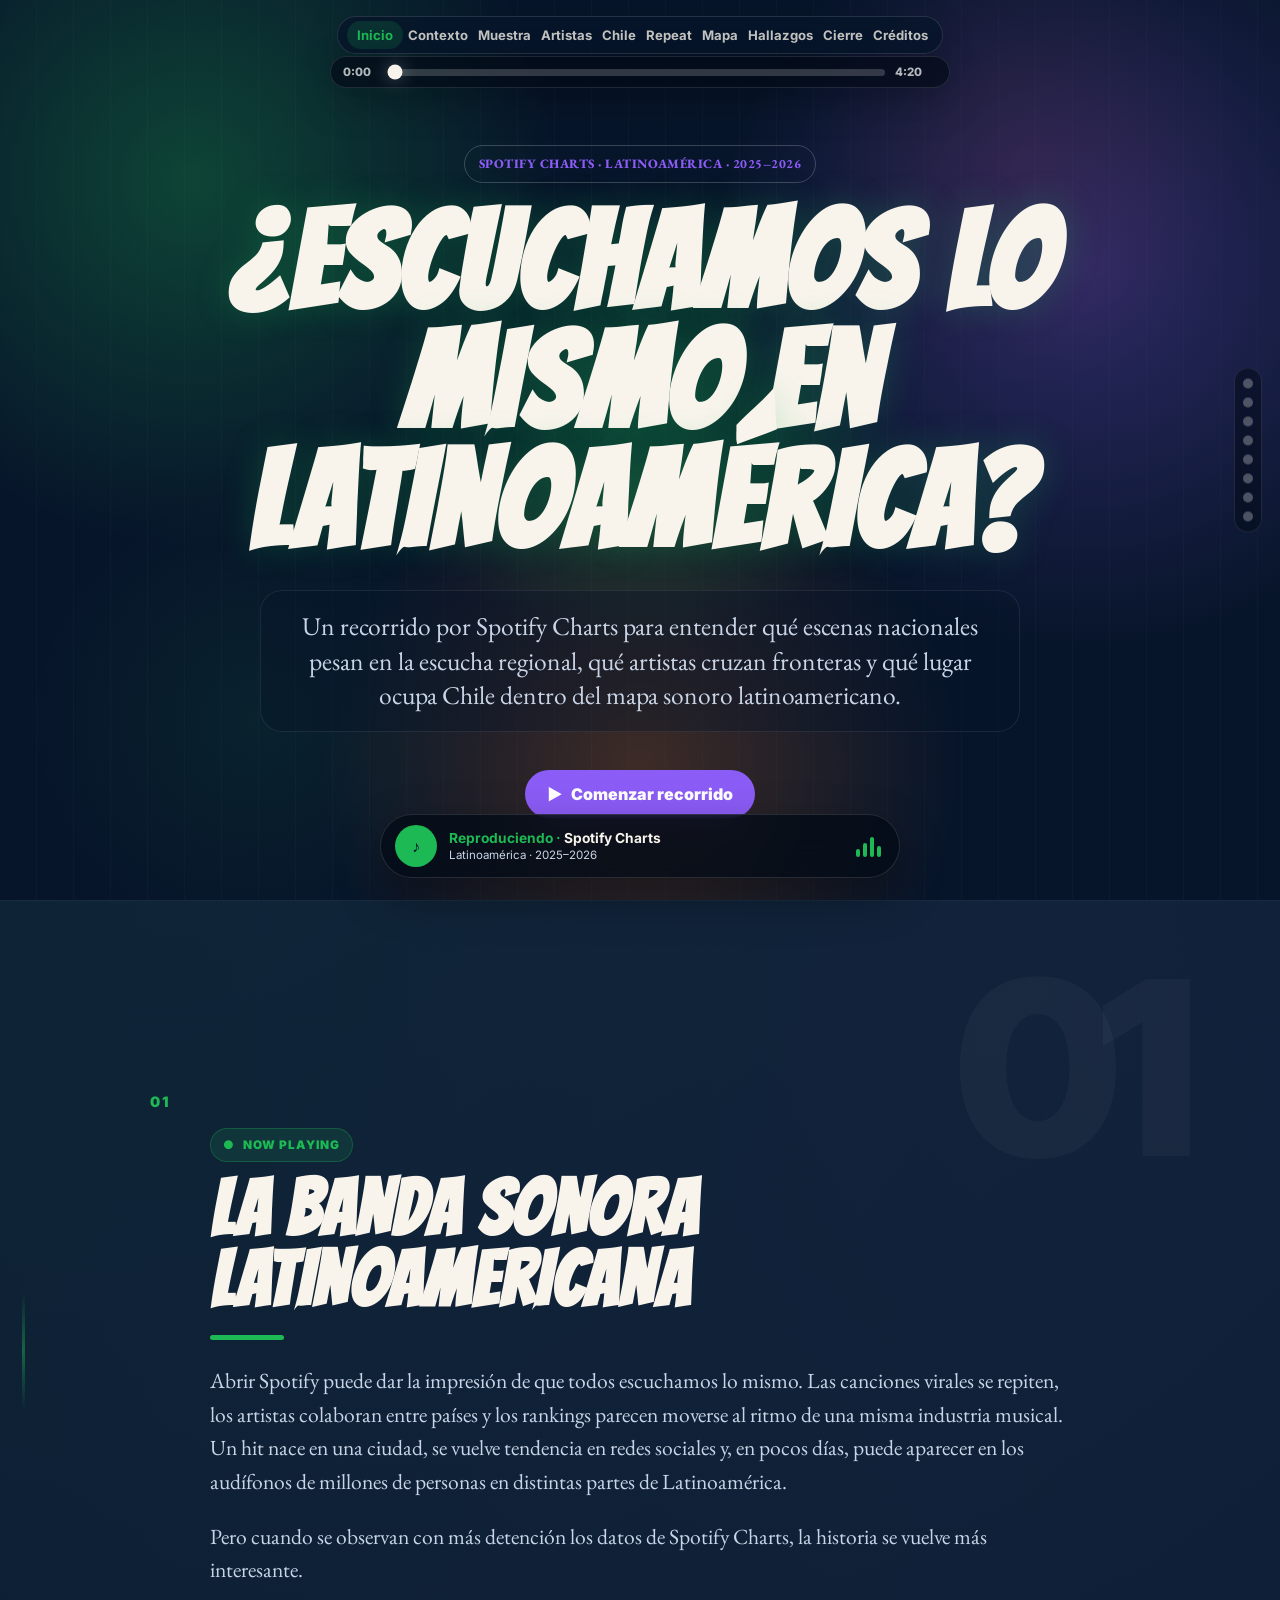
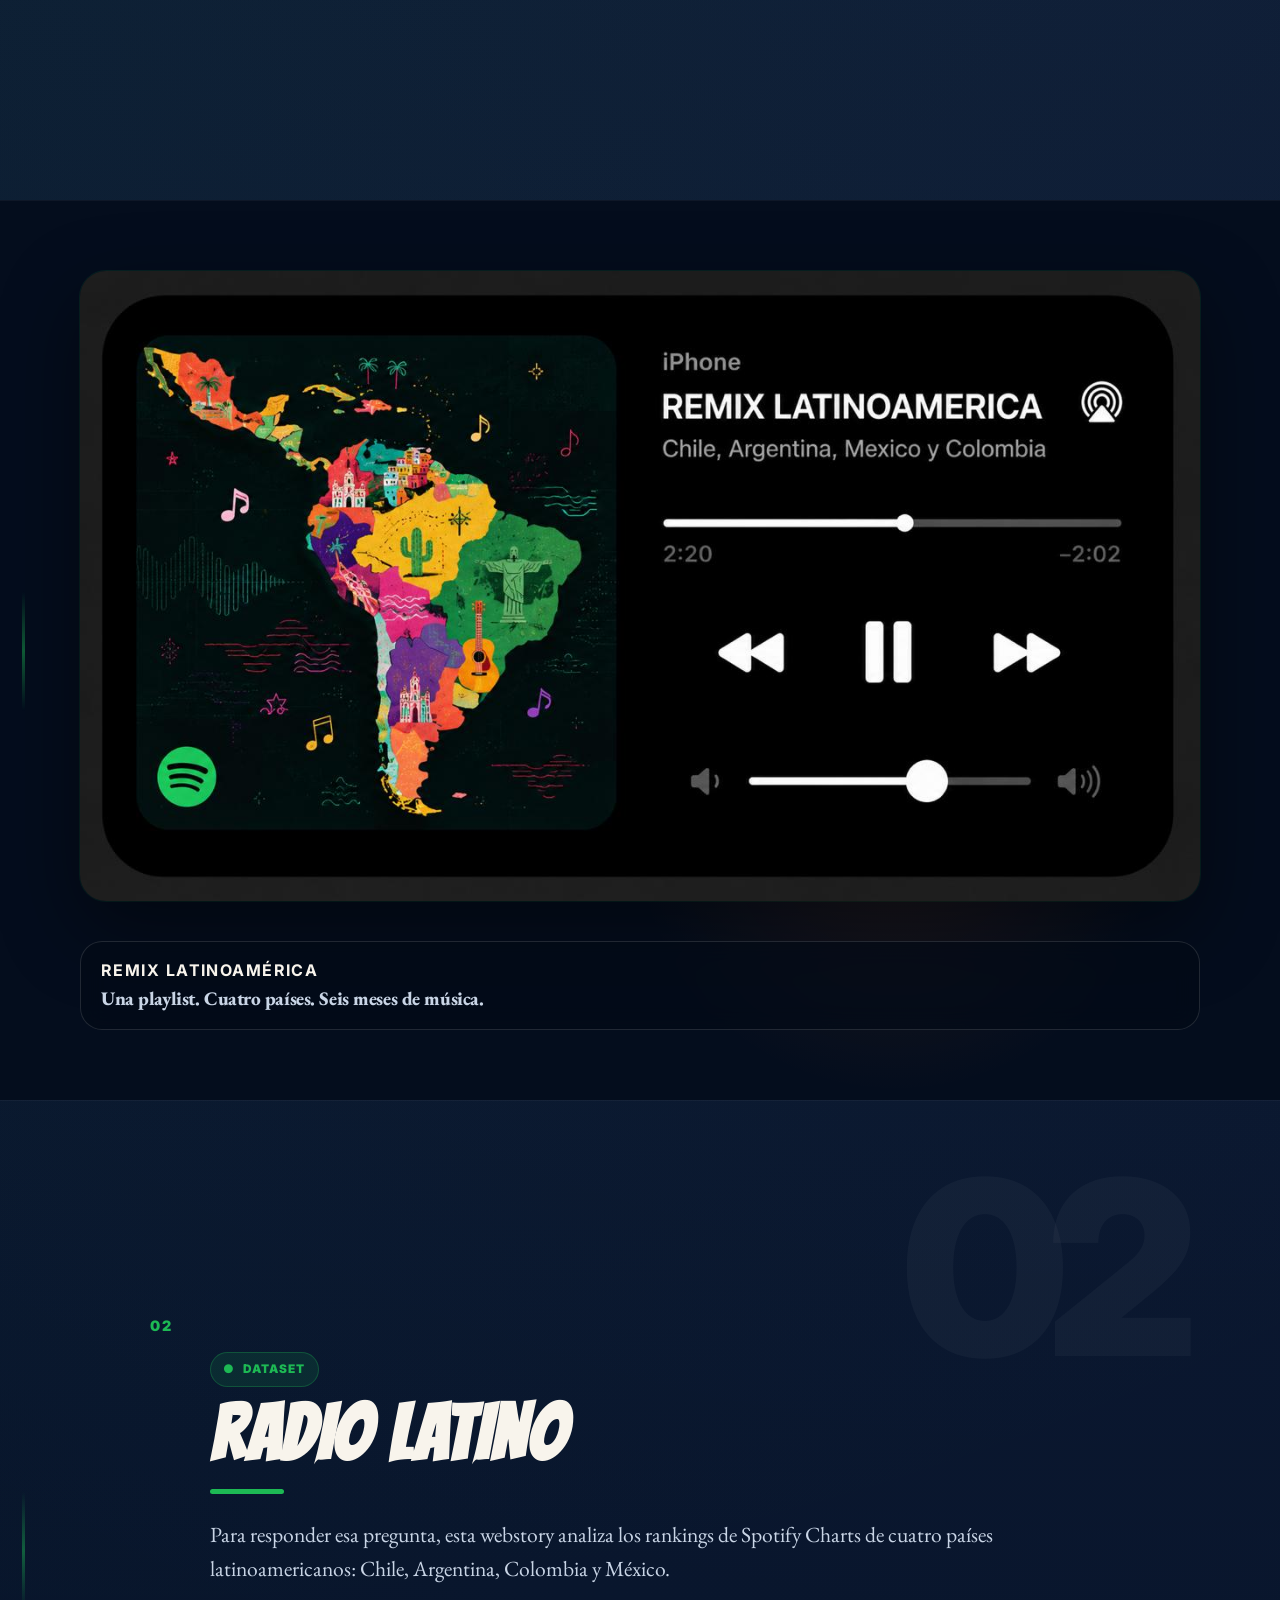
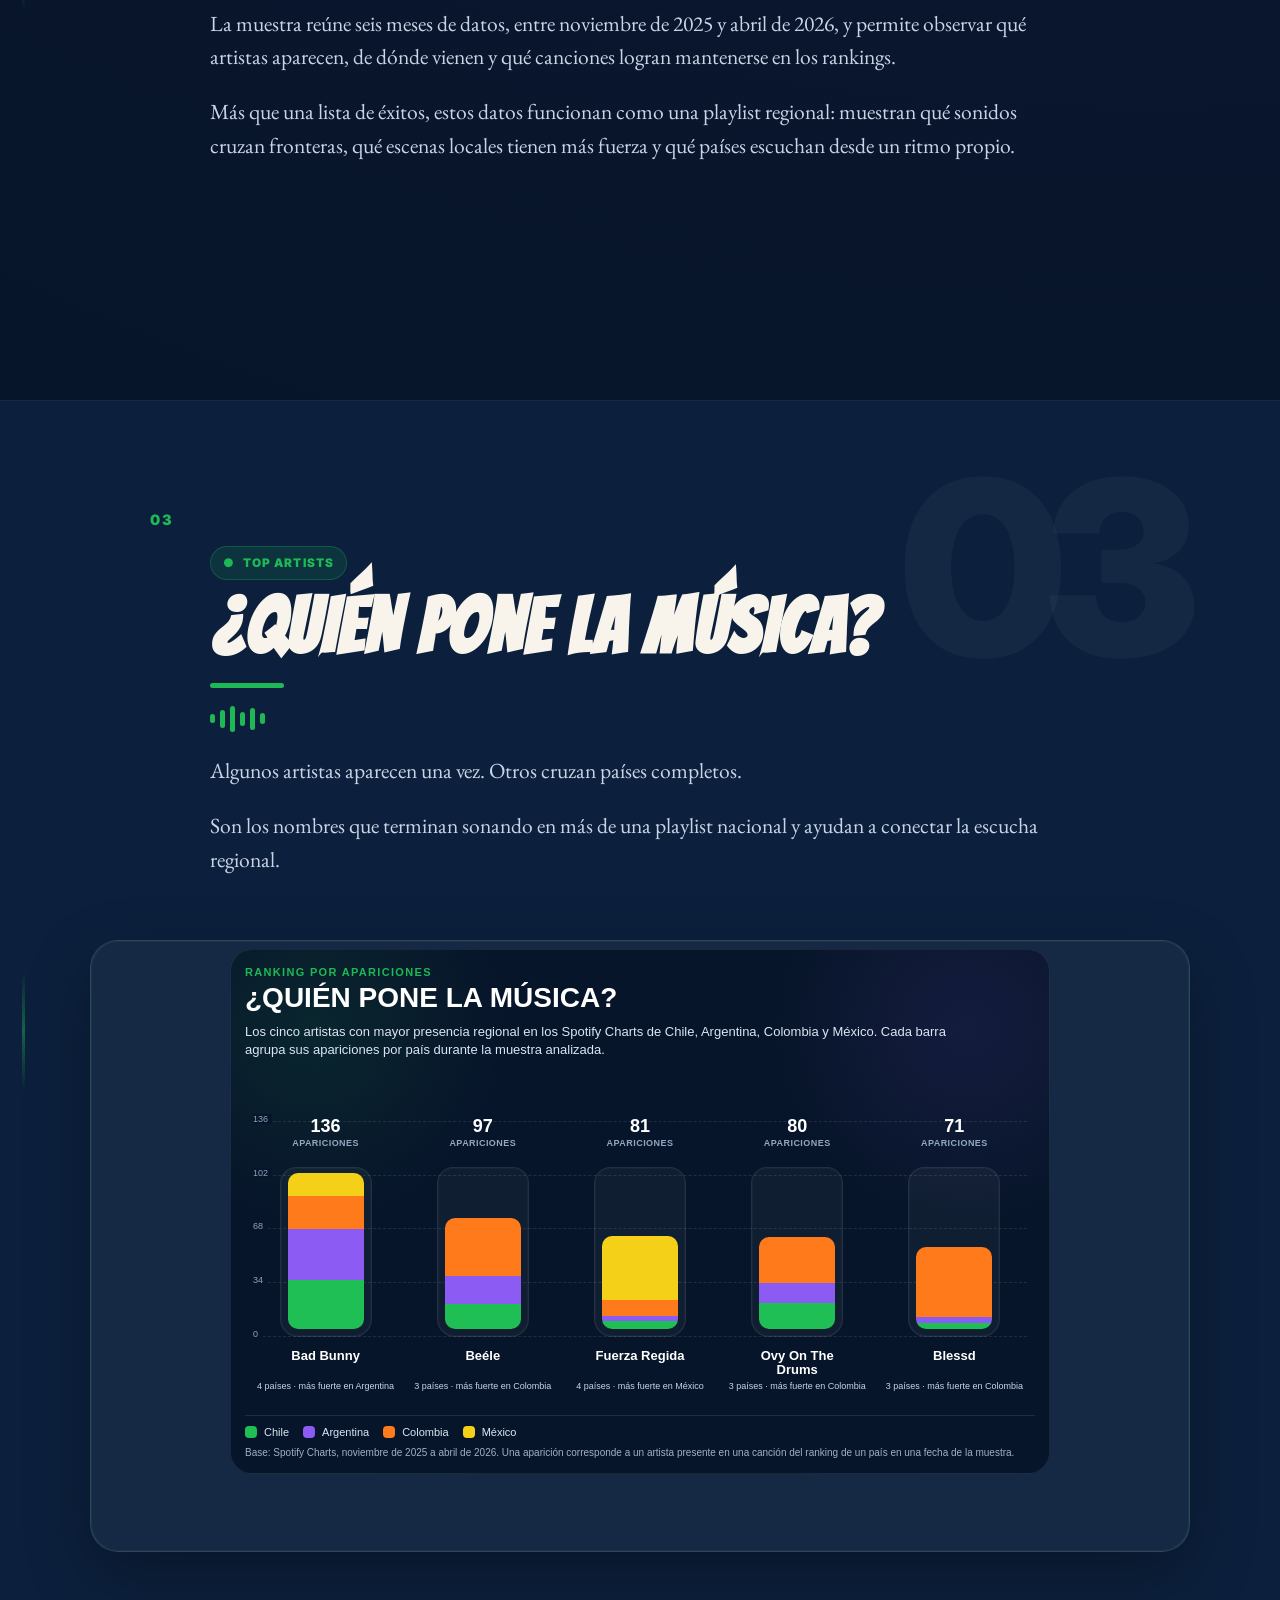
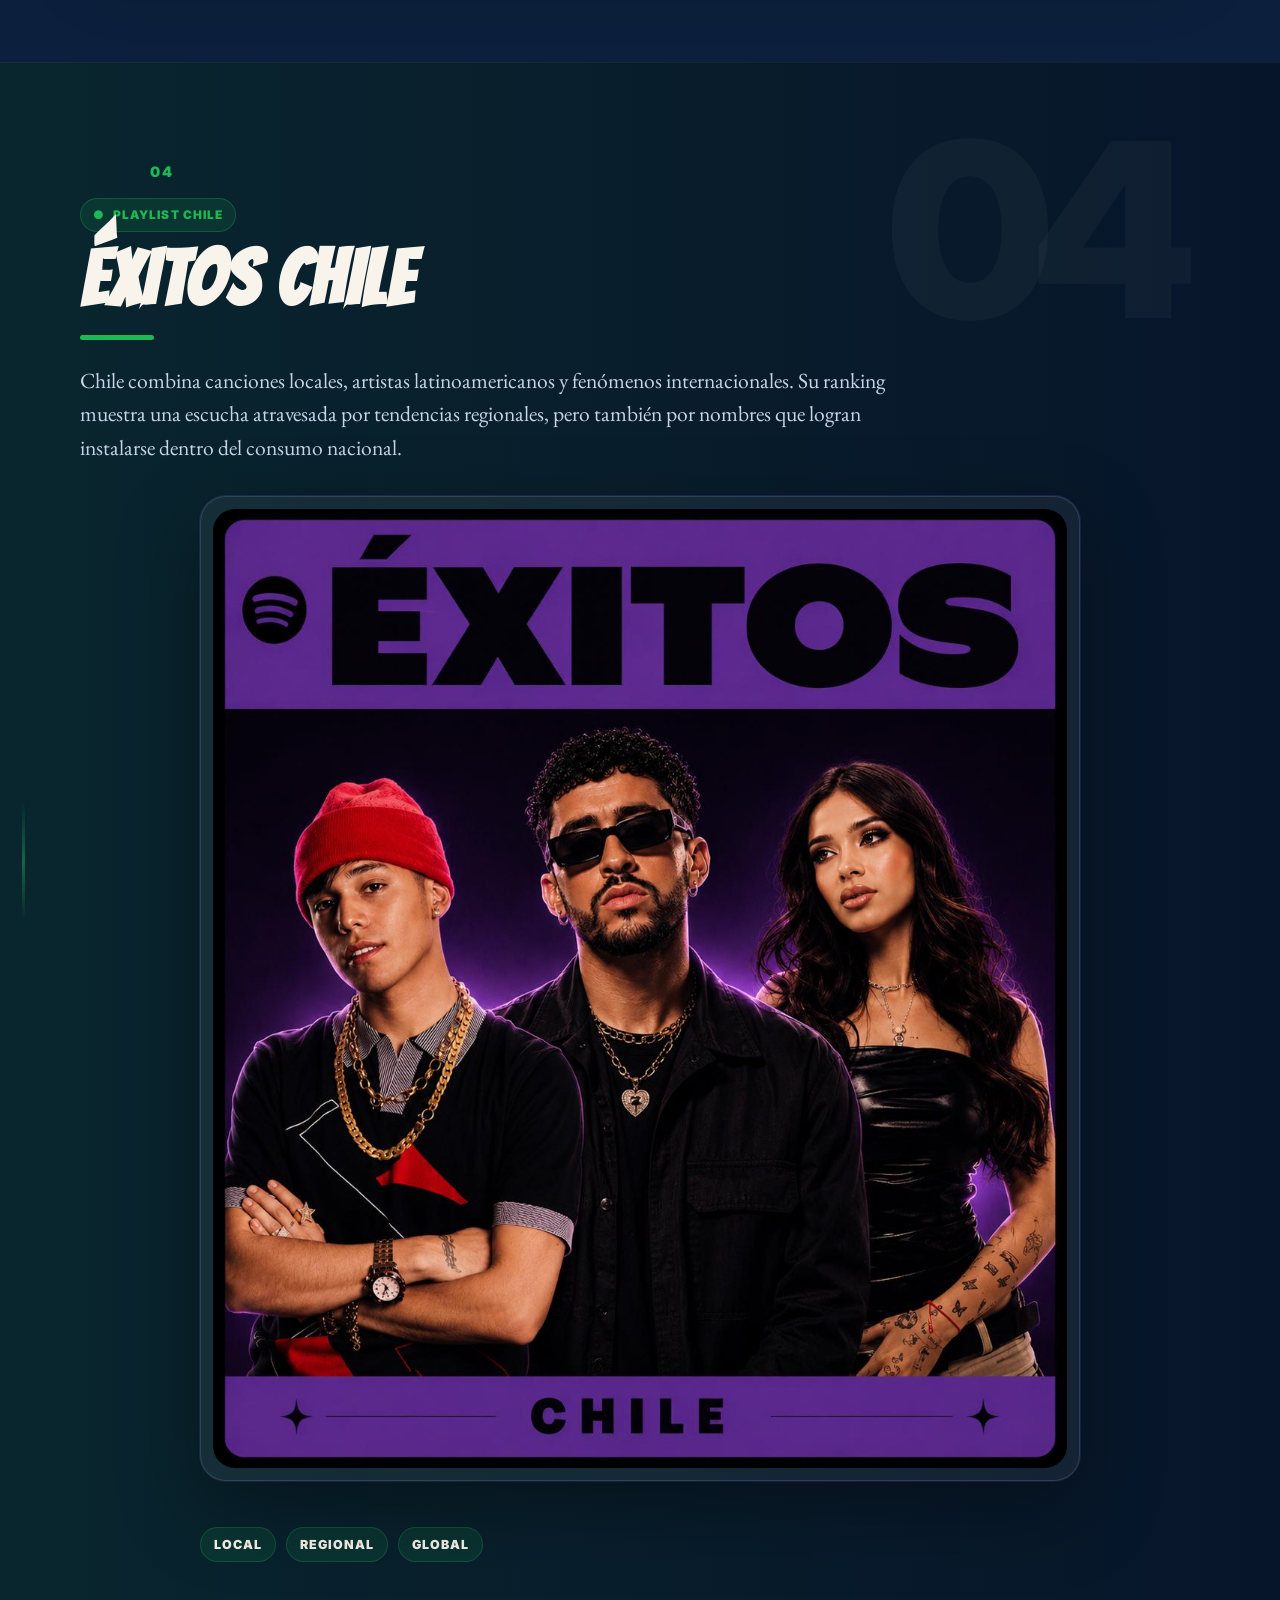
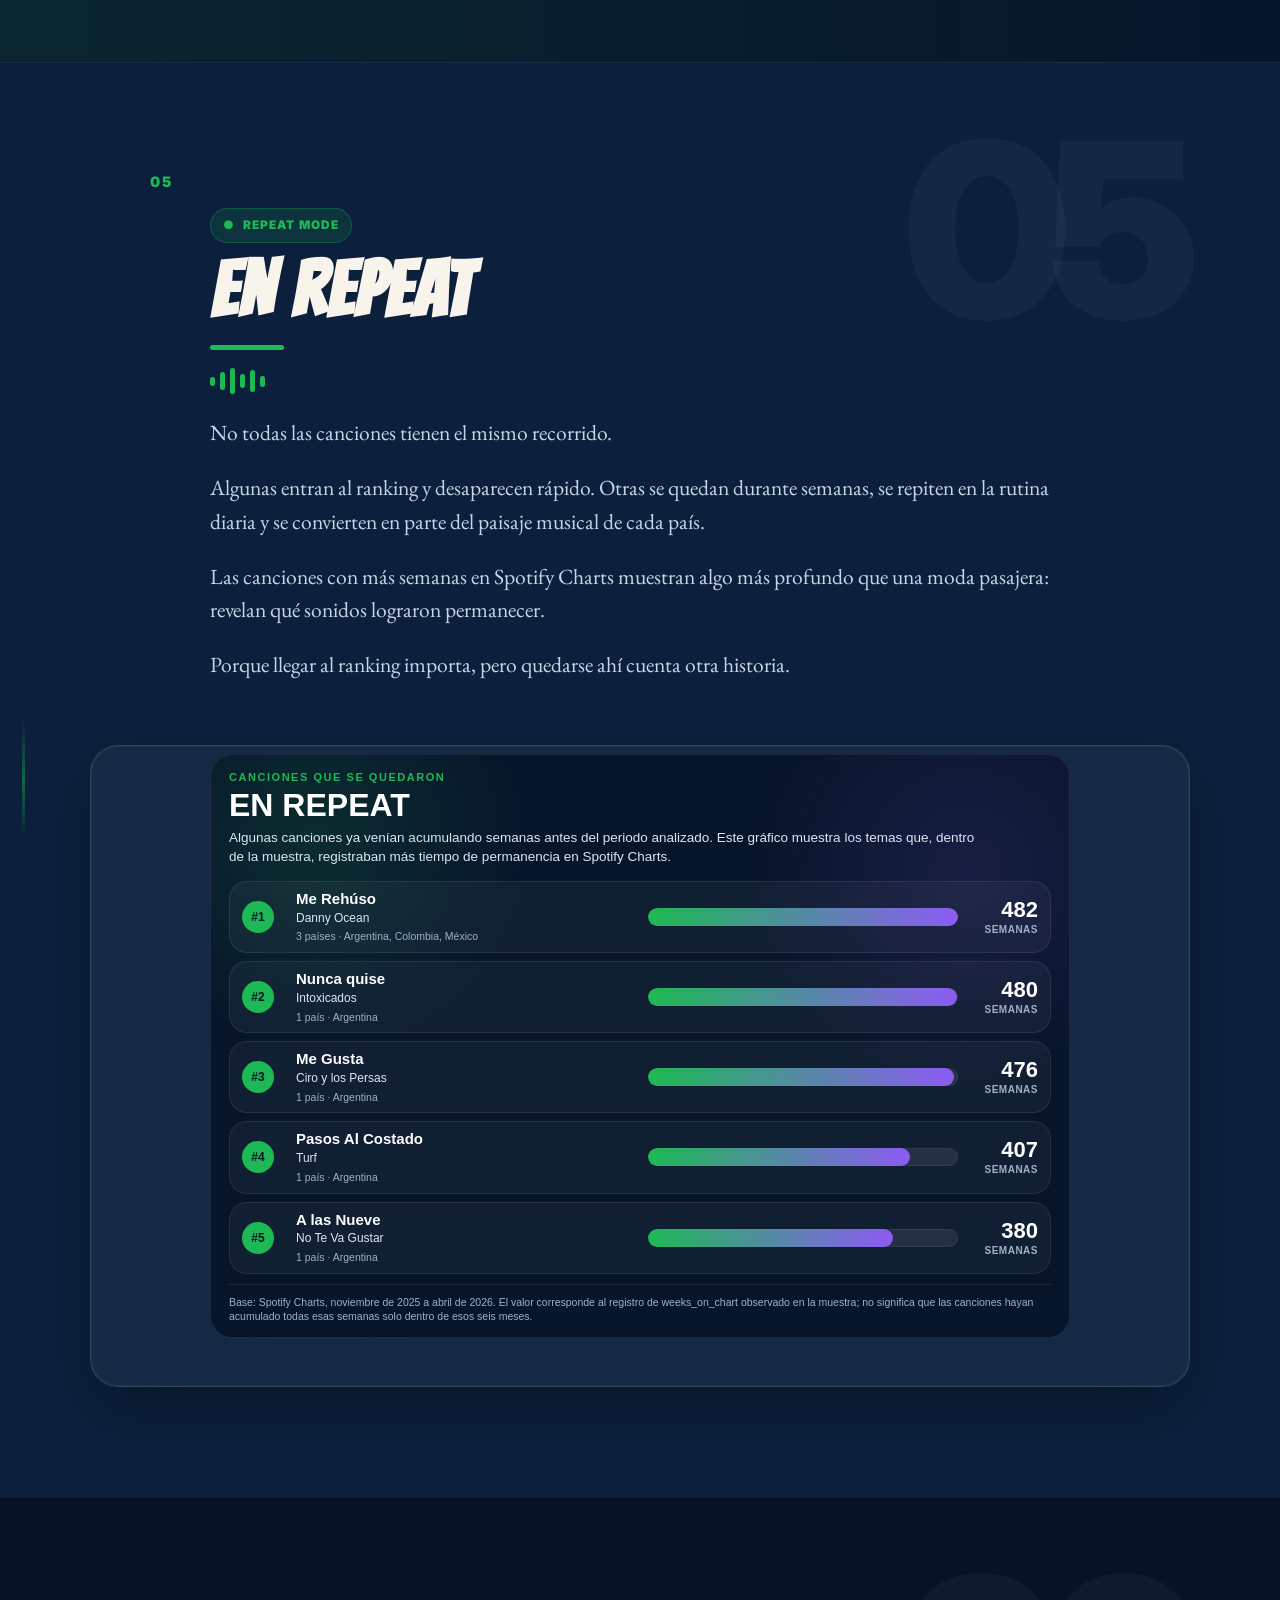
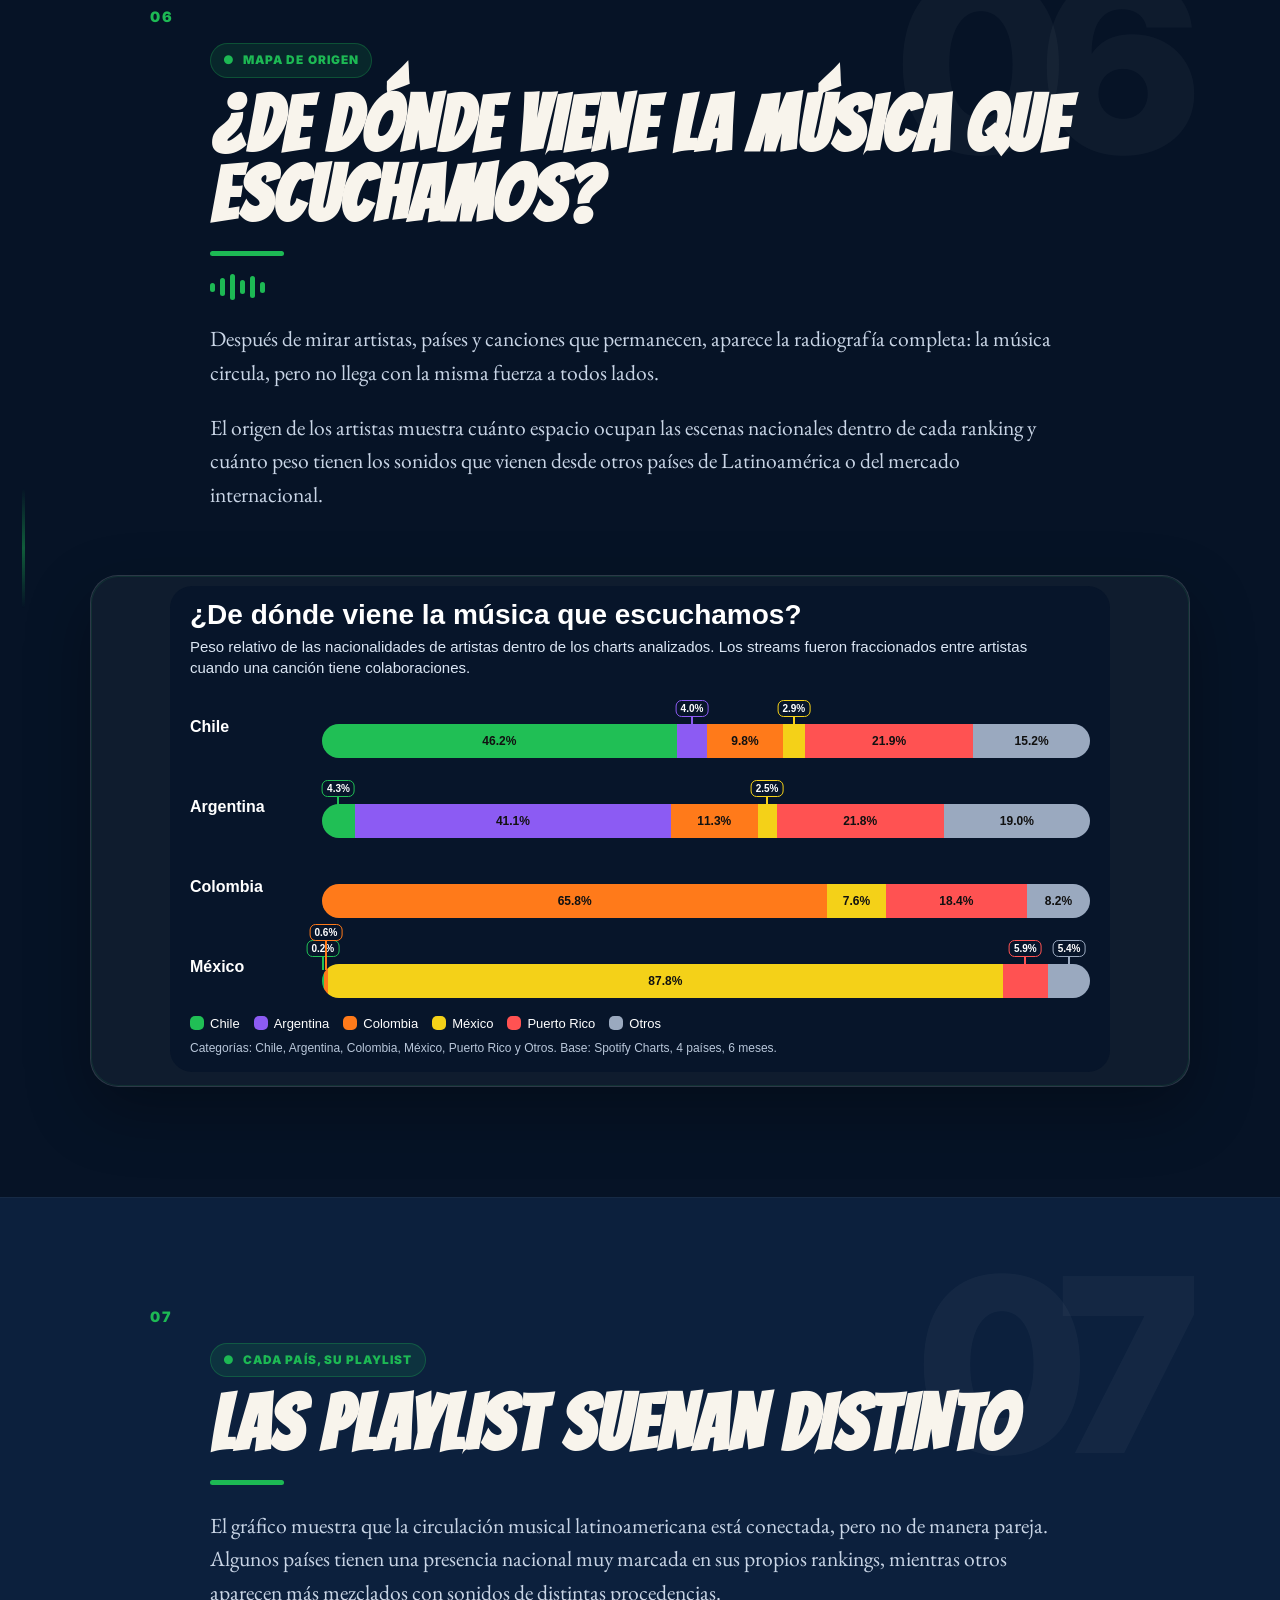
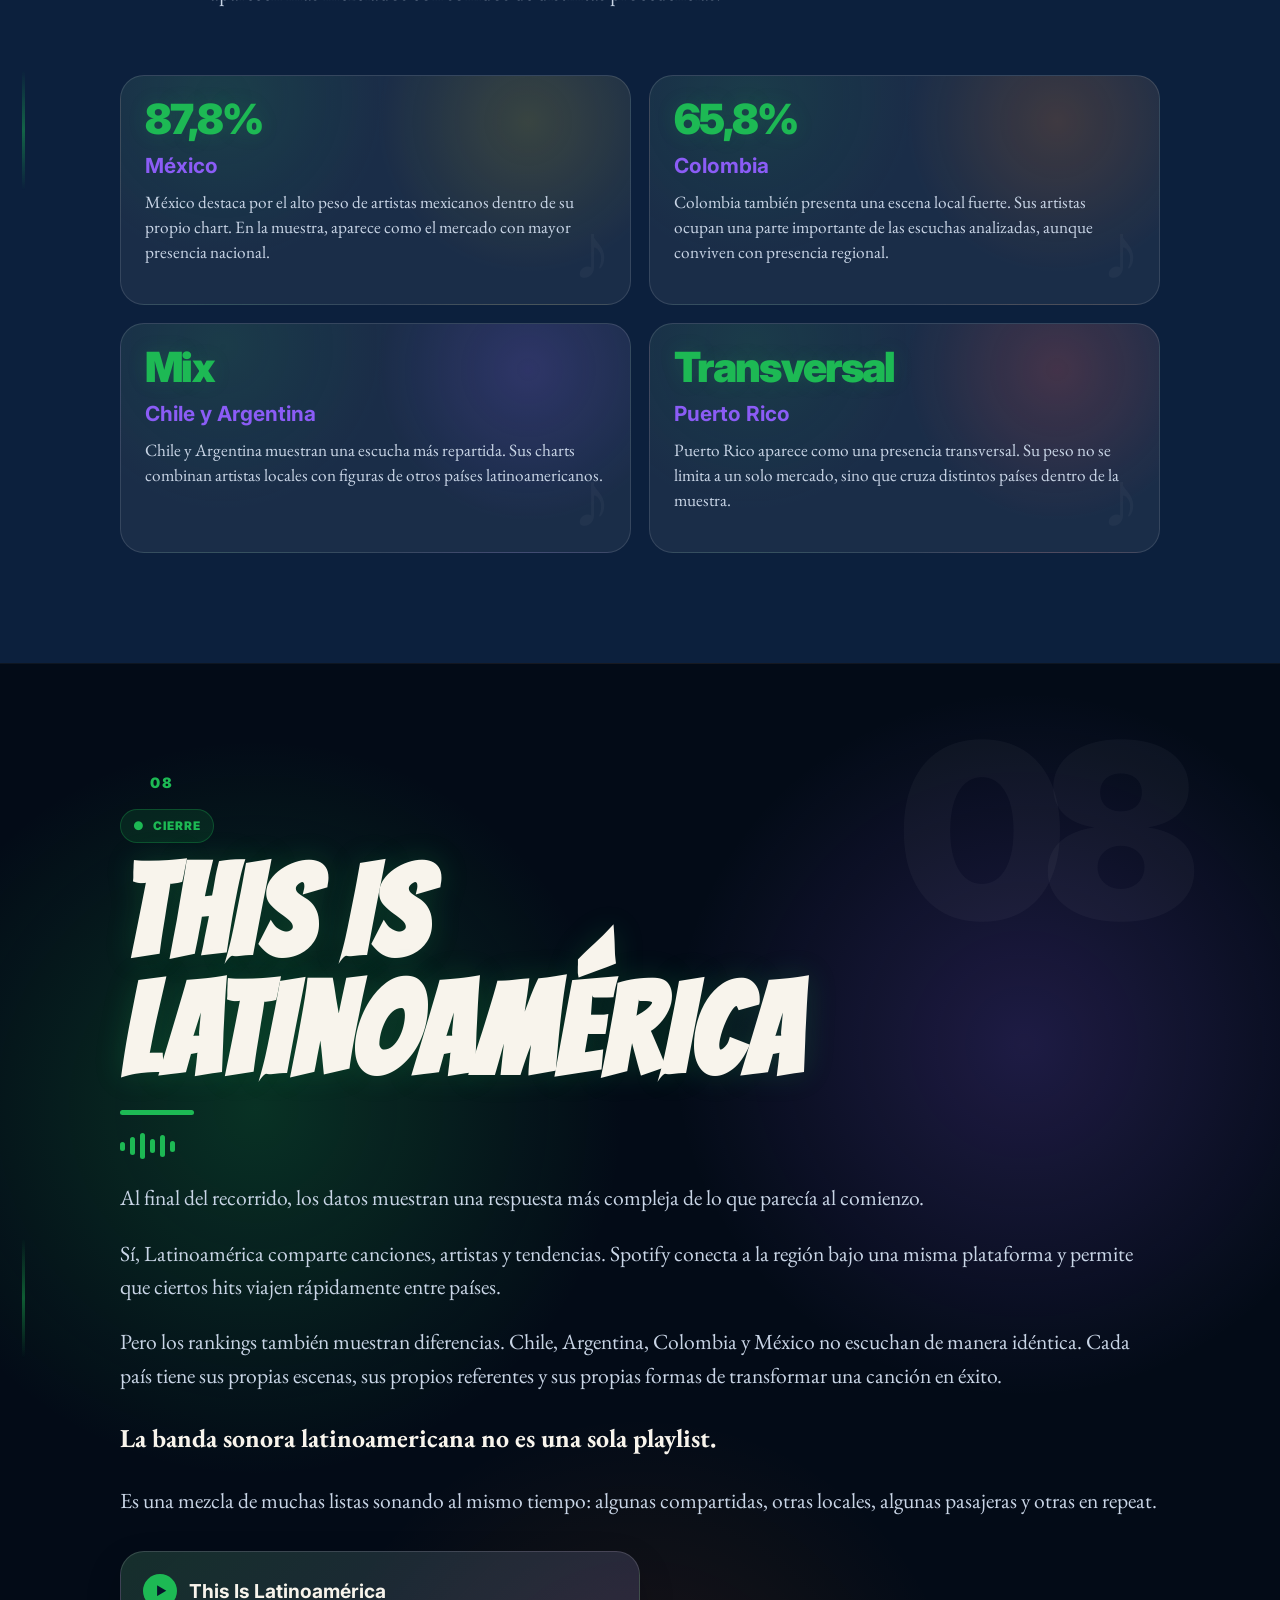
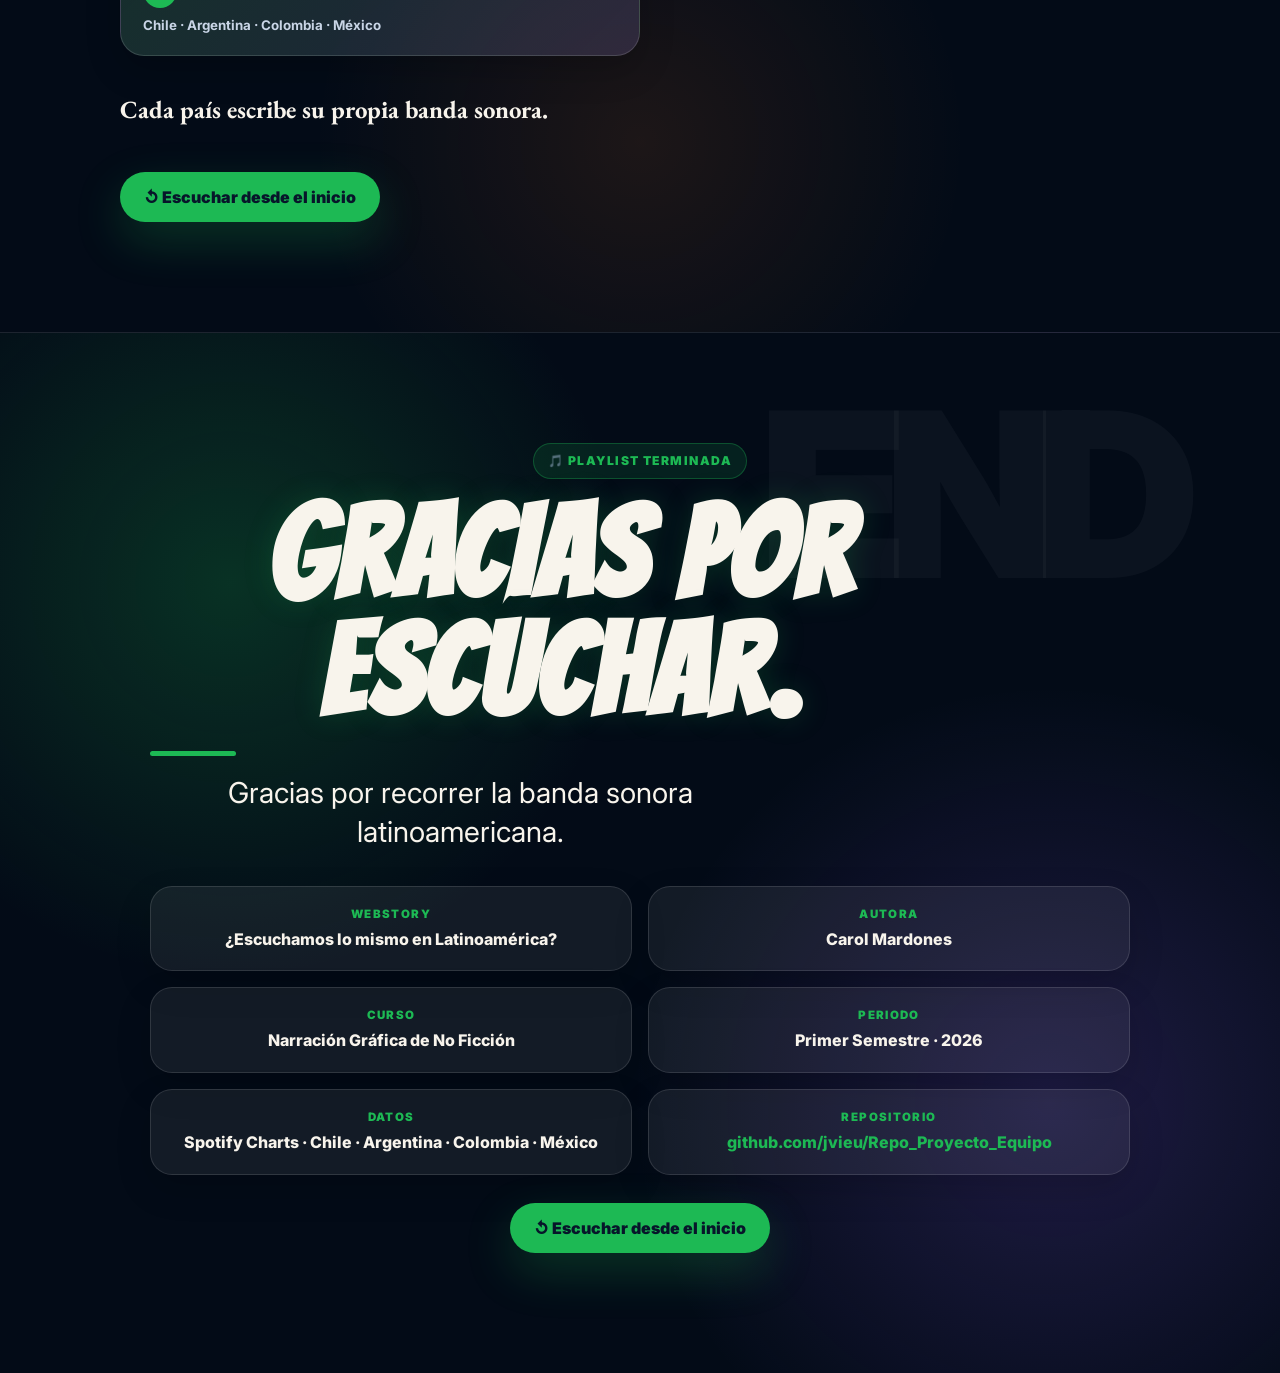
<file: docs/index.html>
<!DOCTYPE html>
<html lang="es">
<head>
  <meta charset="UTF-8" />
  <meta name="viewport" content="width=device-width, initial-scale=1.0" />
  <title>¿Escuchamos lo mismo en Latinoamérica?</title>
  <link rel="stylesheet" href="style.css" />
</head>
<body>
  <div class="scroll-progress" aria-hidden="true"></div>
  <div class="song-progress" aria-hidden="true">
    <span class="song-time current">0:00</span>
    <div class="song-track"><div class="song-fill"></div><div class="song-knob"></div></div>
    <span class="song-time total">4:20</span>
  </div>
  <header class="hero" id="inicio">
    <nav class="nav">
      <a href="#inicio">Inicio</a>
      <a href="#slide01">Contexto</a>
      <a href="#slide02">Muestra</a>
      <a href="#slide03">Artistas</a>
      <a href="#slide04">Chile</a>
      <a href="#slide05">Repeat</a>
      <a href="#slide06">Mapa</a>
      <a href="#slide07">Hallazgos</a>
      <a href="#slide08">Cierre</a>
      <a href="#creditos">Créditos</a>
    </nav>

    <section class="hero-content">
      <p class="tag">Spotify Charts · Latinoamérica · 2025–2026</p>
      <h1>¿Escuchamos lo mismo en Latinoamérica?</h1>
      <p class="bajada">
        Un recorrido por Spotify Charts para entender qué escenas nacionales pesan en la escucha regional,
        qué artistas cruzan fronteras y qué lugar ocupa Chile dentro del mapa sonoro latinoamericano.
      </p>
      <a class="btn" href="#slide01"><span>▶</span> Comenzar recorrido</a>
    </section>
  </header>

  <div class="floating-notes" aria-hidden="true">
    <span>♪</span><span>♫</span><span>✦</span><span>♪</span><span>♫</span>
  </div>

  <main>
    <section class="section intro story-panel" id="slide01" data-big="01">
      <div class="section-number">01</div>
      <div class="text-block">
        <p class="spotify-label">Now playing</p>
        <h2>LA BANDA SONORA LATINOAMERICANA</h2>
        <p>
          Abrir Spotify puede dar la impresión de que todos escuchamos lo mismo. Las canciones virales se repiten,
          los artistas colaboran entre países y los rankings parecen moverse al ritmo de una misma industria musical.
          Un hit nace en una ciudad, se vuelve tendencia en redes sociales y, en pocos días, puede aparecer en los
          audífonos de millones de personas en distintas partes de Latinoamérica.
        </p>
        <p>
          Pero cuando se observan con más detención los datos de Spotify Charts, la historia se vuelve más interesante.
        </p>
      </div>
    </section>

    <section class="remix-slide story-panel remix-immersive" id="remix-slide" aria-label="Remix Latinoamérica" data-big="REMIX">
      <div class="remix-frame">
        <img src="assets/remix.jpg" alt="Remix Latinoamérica" />
      </div>
      <div class="remix-caption remix-caption-card">
        <strong>Remix Latinoamérica</strong>
        <span>Una playlist. Cuatro países. Seis meses de música.</span>
      </div>
    </section>

    <section class="section dark-section story-panel" id="slide02" data-big="02">
      <div class="section-number">02</div>
      <div class="text-block">
        <p class="spotify-label">Dataset</p>
        <h2>RADIO LATINO</h2>
        <p>
          Para responder esa pregunta, esta webstory analiza los rankings de Spotify Charts de cuatro países
          latinoamericanos: Chile, Argentina, Colombia y México.
        </p>
        <p>
          La muestra reúne seis meses de datos, entre noviembre de 2025 y abril de 2026, y permite observar qué
          artistas aparecen, de dónde vienen y qué canciones logran mantenerse en los rankings.
        </p>
        <p>
          Más que una lista de éxitos, estos datos funcionan como una playlist regional: muestran qué sonidos cruzan
          fronteras, qué escenas locales tienen más fuerza y qué países escuchan desde un ritmo propio.
        </p>
      </div>
    </section>

    <section class="section visual-section story-panel" id="slide03" data-big="03">
      <div class="section-number">03</div>
      <div class="text-block">
        <p class="spotify-label">Top artists</p>
        <h2>¿QUIÉN PONE LA MÚSICA?</h2>
        <div class="soundwave" aria-hidden="true"><span></span><span></span><span></span><span></span><span></span><span></span></div>
        <p>
          Algunos artistas aparecen una vez. Otros cruzan países completos.
        </p>
        <p>
          Son los nombres que terminan sonando en más de una playlist nacional y ayudan a conectar la escucha regional.
        </p>
      </div>

      <div class="iframe-card grafico-artistas-card">
        <iframe src="grafico_artistas_regionales.html" title="Gráfico de artistas con mayor presencia regional" loading="lazy"></iframe>
      </div>
    </section>

    <section class="section chile-section story-panel chile-feature" id="slide04" data-big="04">
      <div class="section-number">04</div>
      <div class="chile-editorial">
        <div class="text-block">
          <p class="spotify-label">Playlist Chile</p>
          <h2>ÉXITOS CHILE</h2>
          <p>
            Chile combina canciones locales, artistas latinoamericanos y fenómenos internacionales. Su ranking muestra
            una escucha atravesada por tendencias regionales, pero también por nombres que logran instalarse dentro
            del consumo nacional.
          </p>
        </div>

        <figure class="side-image-card chile-cover">
          <img src="assets/chile.jpg" alt="Imagen de artistas destacados en Chile" />
        </figure>

        <div class="chile-note">
          <span>LOCAL</span>
          <span>REGIONAL</span>
          <span>GLOBAL</span>
        </div>
      </div>
    </section>

    <section class="section repeat-section story-panel" id="slide05" data-big="05">
      <div class="section-number">05</div>
      <div class="text-block">
        <p class="spotify-label">Repeat mode</p>
        <h2>EN REPEAT</h2>
        <div class="soundwave" aria-hidden="true"><span></span><span></span><span></span><span></span><span></span><span></span></div>
        <p>No todas las canciones tienen el mismo recorrido.</p>
        <p>
          Algunas entran al ranking y desaparecen rápido. Otras se quedan durante semanas, se repiten en la rutina
          diaria y se convierten en parte del paisaje musical de cada país.
        </p>
        <p>
          Las canciones con más semanas en Spotify Charts muestran algo más profundo que una moda pasajera: revelan
          qué sonidos lograron permanecer.
        </p>
        <p>
          Porque llegar al ranking importa, pero quedarse ahí cuenta otra historia.
        </p>
      </div>

      <div class="iframe-card grafico-repeat-card">
        <iframe src="grafico_en_repeat.html" title="Gráfico de canciones con más semanas en Spotify Charts" loading="lazy" scrolling="no"></iframe>
      </div>
    </section>

    <section class="section visual-section story-panel final-map" id="slide06" data-big="06">
      <div class="section-number">06</div>
      <div class="text-block">
        <p class="spotify-label">Mapa de origen</p>
        <h2>¿DE DÓNDE VIENE LA MÚSICA QUE ESCUCHAMOS?</h2>
        <div class="soundwave" aria-hidden="true"><span></span><span></span><span></span><span></span><span></span><span></span></div>
        <p>
          Después de mirar artistas, países y canciones que permanecen, aparece la radiografía completa:
          la música circula, pero no llega con la misma fuerza a todos lados.
        </p>
        <p>
          El origen de los artistas muestra cuánto espacio ocupan las escenas nacionales dentro de cada ranking y
          cuánto peso tienen los sonidos que vienen desde otros países de Latinoamérica o del mercado internacional.
        </p>
      </div>

      <div class="iframe-card grafico-origen-card">
        <iframe src="grafico_origen_musica.html" title="Gráfico del origen de la música que escuchamos" loading="lazy"></iframe>
      </div>
    </section>

    <section class="section cards-section story-panel" id="slide07" data-big="07">
      <div class="section-number">07</div>
      <div class="text-block">
        <p class="spotify-label">Cada país, su playlist</p>
        <h2>LAS PLAYLIST SUENAN DISTINTO</h2>
        <p>
          El gráfico muestra que la circulación musical latinoamericana está conectada, pero no de manera pareja.
          Algunos países tienen una presencia nacional muy marcada en sus propios rankings, mientras otros aparecen
          más mezclados con sonidos de distintas procedencias.
        </p>
      </div>

      <div class="cards">
        <article class="card country-card">
          <span class="card-stat">87,8%</span>
          <h3>México</h3>
          <p>
            México destaca por el alto peso de artistas mexicanos dentro de su propio chart. En la muestra,
            aparece como el mercado con mayor presencia nacional.
          </p>
        </article>

        <article class="card country-card">
          <span class="card-stat">65,8%</span>
          <h3>Colombia</h3>
          <p>
            Colombia también presenta una escena local fuerte. Sus artistas ocupan una parte importante de
            las escuchas analizadas, aunque conviven con presencia regional.
          </p>
        </article>

        <article class="card country-card">
          <span class="card-stat">Mix</span>
          <h3>Chile y Argentina</h3>
          <p>
            Chile y Argentina muestran una escucha más repartida. Sus charts combinan artistas locales con
            figuras de otros países latinoamericanos.
          </p>
        </article>

        <article class="card country-card">
          <span class="card-stat">Transversal</span>
          <h3>Puerto Rico</h3>
          <p>
            Puerto Rico aparece como una presencia transversal. Su peso no se limita a un solo mercado, sino
            que cruza distintos países dentro de la muestra.
          </p>
        </article>
      </div>
    </section>

    <section class="section cierre story-panel final-scene" id="slide08" data-big="08">
      <div class="section-number">08</div>
      <div class="text-block">
        <p class="spotify-label">Cierre</p>
        <h2>THIS IS LATINOAMÉRICA</h2>
        <div class="soundwave" aria-hidden="true"><span></span><span></span><span></span><span></span><span></span><span></span></div>
        <p>
          Al final del recorrido, los datos muestran una respuesta más compleja de lo que parecía al comienzo.
        </p>
        <p>
          Sí, Latinoamérica comparte canciones, artistas y tendencias. Spotify conecta a la región bajo una misma
          plataforma y permite que ciertos hits viajen rápidamente entre países.
        </p>
        <p>
          Pero los rankings también muestran diferencias. Chile, Argentina, Colombia y México no escuchan de manera
          idéntica. Cada país tiene sus propias escenas, sus propios referentes y sus propias formas de transformar
          una canción en éxito.
        </p>
        <p class="closing-line">La banda sonora latinoamericana no es una sola playlist.</p>
        <p>
          Es una mezcla de muchas listas sonando al mismo tiempo: algunas compartidas, otras locales, algunas pasajeras
          y otras en repeat.
        </p>

        <div class="playlist-close">
          <div><span class="playlist-dot"></span><strong>This Is Latinoamérica</strong></div>
          <small>Chile · Argentina · Colombia · México</small>
        </div>

        <p class="last-line">
          Cada país escribe su propia banda sonora.
        </p>

        <a class="volver-escuchar-btn" href="#inicio">↺ Escuchar desde el inicio</a>
      </div>
    </section>
  </main>

  <footer class="playlist-footer" id="creditos">
    <div class="footer-inner">
      <p class="footer-kicker">🎵 Playlist terminada</p>
      <h2>Gracias por escuchar.</h2>
      <p class="footer-intro">
        Gracias por recorrer la banda sonora latinoamericana.
      </p>

      <div class="footer-grid">
        <div class="footer-item">
          <span>Webstory</span>
          <strong>¿Escuchamos lo mismo en Latinoamérica?</strong>
        </div>

        <div class="footer-item">
          <span>Autora</span>
          <strong>Carol Mardones</strong>
        </div>

        <div class="footer-item">
          <span>Curso</span>
          <strong>Narración Gráfica de No Ficción</strong>
        </div>

        <div class="footer-item">
          <span>Periodo</span>
          <strong>Primer Semestre · 2026</strong>
        </div>

        <div class="footer-item">
          <span>Datos</span>
          <strong>Spotify Charts · Chile · Argentina · Colombia · México</strong>
        </div>

        <div class="footer-item">
          <span>Repositorio</span>
          <a href="https://github.com/jvieu/Repo_Proyecto_Equipo" target="_blank" rel="noopener">
            github.com/jvieu/Repo_Proyecto_Equipo
          </a>
        </div>
      </div>

      <a class="footer-replay" href="#inicio">↺ Escuchar desde el inicio</a>
    </div>
  </footer>

  <script src="script.js"></script>

  <aside class="chapter-dots" aria-label="Progreso por capítulos">
    <a href="#slide01" data-dot="01"></a>
    <a href="#slide02" data-dot="02"></a>
    <a href="#slide03" data-dot="03"></a>
    <a href="#slide04" data-dot="04"></a>
    <a href="#slide05" data-dot="05"></a>
    <a href="#slide06" data-dot="06"></a>
    <a href="#slide07" data-dot="07"></a>
    <a href="#slide08" data-dot="08"></a>
  </aside>

  <aside class="mini-player" aria-label="Estado del recorrido">
    <div class="player-cover">♪</div>
    <div class="player-text">
      <strong id="playerTitle">Spotify Charts</strong>
      <span id="playerSub">Latinoamérica · 2025–2026</span>
    </div>
    <div class="player-bars" aria-hidden="true">
      <span></span><span></span><span></span><span></span>
    </div>
  </aside>

</body>
</html>
</file>
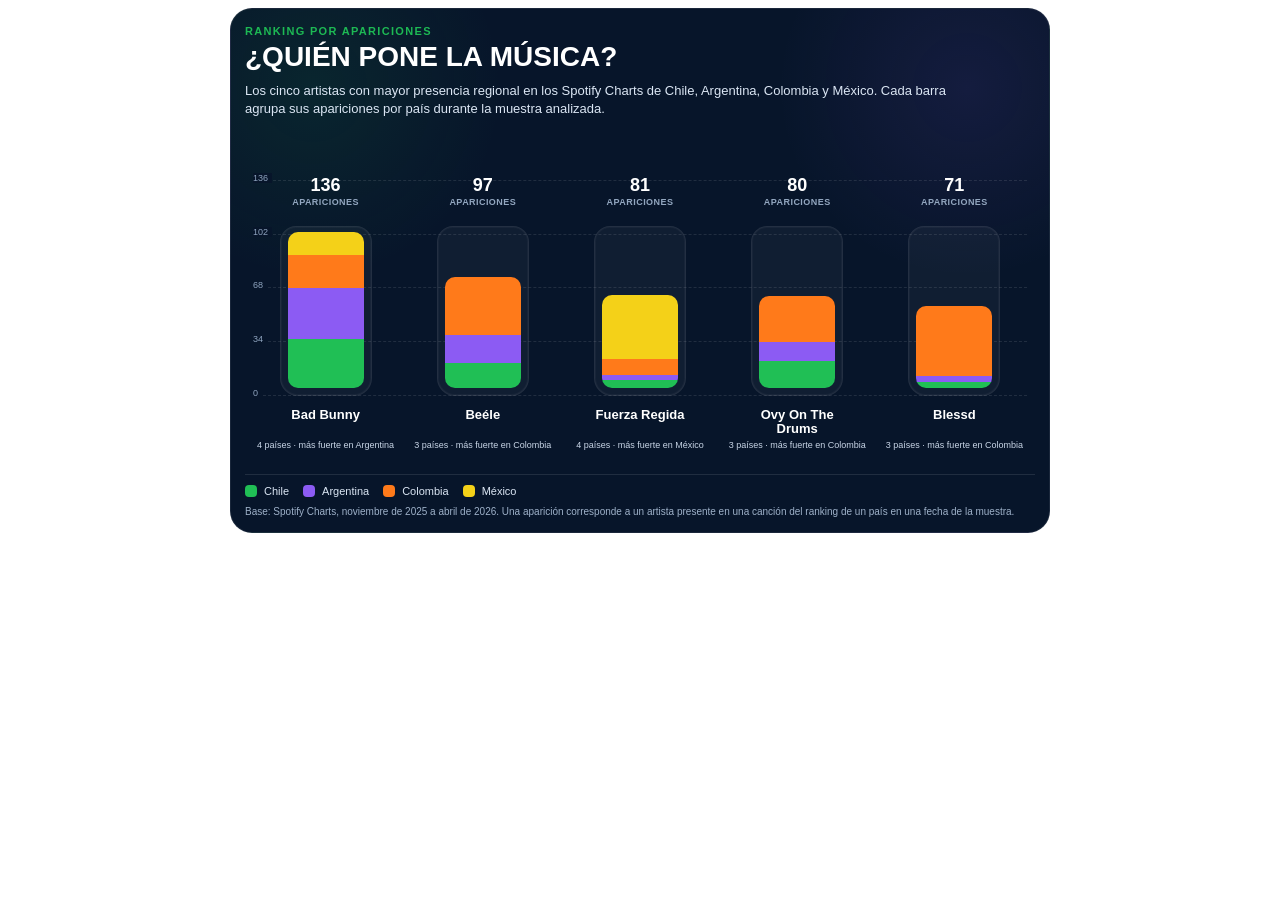
<file: docs/grafico_artistas_regionales.html>
<!DOCTYPE html>
<html lang="es">
<head>
<meta charset="utf-8">
<meta name="viewport" content="width=device-width, initial-scale=1">
<title>¿Quién pone la música?</title>
<style>
*{box-sizing:border-box}body{margin:0;background:transparent;font-family:Arial,Helvetica,sans-serif;color:#fff}
.card{width:min(820px,calc(100% - 16px));margin:8px auto;background:radial-gradient(circle at 10% 15%,rgba(29,185,84,.10),transparent 22%),radial-gradient(circle at 90% 15%,rgba(140,91,243,.10),transparent 22%),#07152a;border-radius:22px;padding:16px 14px 14px;border:1px solid rgba(255,255,255,.08);overflow:hidden}
.kicker{margin:0 0 6px;color:#1db954;font-size:11px;font-weight:800;letter-spacing:.12em;text-transform:uppercase}.title{margin:0 0 10px;font-size:28px;line-height:1.02;font-weight:900;text-transform:uppercase}.subtitle{margin:0 0 18px;color:#dbe6f4;font-size:13px;line-height:1.4;max-width:740px}
.chart{padding:0 8px}.plot{position:relative;height:260px}.grid{position:absolute;left:0;right:0;top:44px;bottom:0;display:flex;flex-direction:column;justify-content:space-between;pointer-events:none}.grid-line{border-top:1px dashed rgba(255,255,255,.10);position:relative}.grid-line span{position:absolute;left:0;top:-8px;font-size:9px;color:#8fa4bf;background:#07152a;padding-right:4px}
.bars{position:absolute;left:0;right:0;top:0;bottom:0;display:grid;grid-template-columns:repeat(5,1fr);gap:12px;align-items:end}.bar-col{height:100%;min-width:0;display:flex;flex-direction:column;align-items:center;justify-content:flex-end}.total{margin-bottom:10px;font-size:18px;font-weight:900;line-height:1;color:#fff;text-align:center;min-height:40px}.total small{display:block;margin-top:4px;font-size:9px;font-weight:700;text-transform:uppercase;letter-spacing:.05em;color:#93a7c0}
.bar-shell{width:100%;max-width:92px;height:170px;background:rgba(255,255,255,.04);border:1px solid rgba(255,255,255,.08);border-radius:16px 16px 18px 18px;padding:7px;display:flex;align-items:flex-end;justify-content:center;box-shadow:inset 0 0 0 1px rgba(255,255,255,.03);overflow:hidden}
.stack{width:100%;border-radius:10px;overflow:hidden;display:flex;flex-direction:column-reverse;height:var(--bar-height);min-height:10px;animation:rise .7s ease both}.seg{width:100%;cursor:pointer;transition:filter .2s ease}.seg:hover{filter:brightness(1.08)}
.labels{display:grid;grid-template-columns:repeat(5,1fr);gap:12px;margin-top:12px}.label-col{text-align:center}.artist-name{margin:0;font-size:13px;line-height:1.05;font-weight:900;min-height:28px;display:flex;align-items:flex-start;justify-content:center}.artist-note{margin-top:4px;color:#c9d6e7;font-size:9px;line-height:1.2;min-height:20px}
.legend{display:flex;flex-wrap:wrap;gap:14px;align-items:center;margin-top:14px;padding-top:10px;border-top:1px solid rgba(255,255,255,.10)}.legend-item{display:inline-flex;align-items:center;gap:7px;font-size:11px;color:#dbe6f4}.dot{width:12px;height:12px;border-radius:4px;display:inline-block}.footnote{margin:8px 0 0;color:#9eb1c9;font-size:10px;line-height:1.3}
.tooltip{position:fixed;z-index:9999;pointer-events:none;opacity:0;transform:translate(-50%,-120%);background:rgba(2,11,22,.96);color:#fff;border:1px solid rgba(255,255,255,.14);border-radius:10px;padding:8px 10px;min-width:120px;box-shadow:0 10px 24px rgba(0,0,0,.25);transition:opacity .15s ease}.tooltip .t-artist{font-size:12px;font-weight:800;margin-bottom:3px}.tooltip .t-country{font-size:11px;color:#dbe6f4;margin-bottom:2px}.tooltip .t-value{font-size:15px;font-weight:900;line-height:1}
@keyframes rise{from{transform:scaleY(.2);transform-origin:bottom;opacity:.7}to{transform:scaleY(1);transform-origin:bottom;opacity:1}}
@media(max-width:860px){.card{padding:16px 12px 14px}.title{font-size:24px}.subtitle{font-size:12px}.plot{height:auto}.grid{display:none}.bars{position:static;grid-template-columns:repeat(2,1fr);gap:18px 12px}.bar-col{height:auto}.bar-col:last-child{grid-column:1/-1;justify-self:center;width:48%}.labels{display:none}.bar-shell{height:170px;max-width:88px}.bar-col::after{content:attr(data-label) "\\A" attr(data-note);white-space:pre-line;display:block;margin-top:10px;text-align:center;font-size:11px;line-height:1.2;font-weight:900}}
</style>
</head>
<body>
<div class="card">
<p class="kicker">Ranking por apariciones</p><h1 class="title">¿Quién pone la música?</h1>
<p class="subtitle">Los cinco artistas con mayor presencia regional en los Spotify Charts de Chile, Argentina, Colombia y México. Cada barra agrupa sus apariciones por país durante la muestra analizada.</p>
<div class="chart"><div class="plot"><div class="grid"><div class="grid-line"><span>136</span></div><div class="grid-line"><span>102</span></div><div class="grid-line"><span>68</span></div><div class="grid-line"><span>34</span></div><div class="grid-line"><span>0</span></div></div>
<div class="bars">
<div class="bar-col" data-label="Bad Bunny" data-note="4 países · más fuerte en Argentina"><div class="total">136<small>apariciones</small></div><div class="bar-shell"><div class="stack" style="--bar-height:156px;"><div class="seg" style="height:31.62%;background:#20bf55" data-artist="Bad Bunny" data-country="Chile" data-value="43"></div><div class="seg" style="height:32.35%;background:#8c5bf3" data-artist="Bad Bunny" data-country="Argentina" data-value="44"></div><div class="seg" style="height:21.32%;background:#ff7a1a" data-artist="Bad Bunny" data-country="Colombia" data-value="29"></div><div class="seg" style="height:14.71%;background:#f4d118" data-artist="Bad Bunny" data-country="México" data-value="20"></div></div></div></div>
<div class="bar-col" data-label="Beéle" data-note="3 países · más fuerte en Colombia"><div class="total">97<small>apariciones</small></div><div class="bar-shell"><div class="stack" style="--bar-height:111px;"><div class="seg" style="height:22.68%;background:#20bf55" data-artist="Beéle" data-country="Chile" data-value="22"></div><div class="seg" style="height:24.74%;background:#8c5bf3" data-artist="Beéle" data-country="Argentina" data-value="24"></div><div class="seg" style="height:52.58%;background:#ff7a1a" data-artist="Beéle" data-country="Colombia" data-value="51"></div></div></div></div>
<div class="bar-col" data-label="Fuerza Regida" data-note="4 países · más fuerte en México"><div class="total">81<small>apariciones</small></div><div class="bar-shell"><div class="stack" style="--bar-height:93px;"><div class="seg" style="height:8.64%;background:#20bf55" data-artist="Fuerza Regida" data-country="Chile" data-value="7"></div><div class="seg" style="height:4.94%;background:#8c5bf3" data-artist="Fuerza Regida" data-country="Argentina" data-value="4"></div><div class="seg" style="height:17.28%;background:#ff7a1a" data-artist="Fuerza Regida" data-country="Colombia" data-value="14"></div><div class="seg" style="height:69.14%;background:#f4d118" data-artist="Fuerza Regida" data-country="México" data-value="56"></div></div></div></div>
<div class="bar-col" data-label="Ovy On The Drums" data-note="3 países · más fuerte en Colombia"><div class="total">80<small>apariciones</small></div><div class="bar-shell"><div class="stack" style="--bar-height:92px;"><div class="seg" style="height:28.75%;background:#20bf55" data-artist="Ovy On The Drums" data-country="Chile" data-value="23"></div><div class="seg" style="height:21.25%;background:#8c5bf3" data-artist="Ovy On The Drums" data-country="Argentina" data-value="17"></div><div class="seg" style="height:50%;background:#ff7a1a" data-artist="Ovy On The Drums" data-country="Colombia" data-value="40"></div></div></div></div>
<div class="bar-col" data-label="Blessd" data-note="3 países · más fuerte en Colombia"><div class="total">71<small>apariciones</small></div><div class="bar-shell"><div class="stack" style="--bar-height:82px;"><div class="seg" style="height:7.04%;background:#20bf55" data-artist="Blessd" data-country="Chile" data-value="5"></div><div class="seg" style="height:7.04%;background:#8c5bf3" data-artist="Blessd" data-country="Argentina" data-value="5"></div><div class="seg" style="height:85.92%;background:#ff7a1a" data-artist="Blessd" data-country="Colombia" data-value="61"></div></div></div></div>
</div></div>
<div class="labels"><div class="label-col"><div class="artist-name">Bad Bunny</div><div class="artist-note">4 países · más fuerte en Argentina</div></div><div class="label-col"><div class="artist-name">Beéle</div><div class="artist-note">3 países · más fuerte en Colombia</div></div><div class="label-col"><div class="artist-name">Fuerza Regida</div><div class="artist-note">4 países · más fuerte en México</div></div><div class="label-col"><div class="artist-name">Ovy On The<br>Drums</div><div class="artist-note">3 países · más fuerte en Colombia</div></div><div class="label-col"><div class="artist-name">Blessd</div><div class="artist-note">3 países · más fuerte en Colombia</div></div></div></div>
<div class="legend"><span class="legend-item"><span class="dot" style="background:#20bf55"></span>Chile</span><span class="legend-item"><span class="dot" style="background:#8c5bf3"></span>Argentina</span><span class="legend-item"><span class="dot" style="background:#ff7a1a"></span>Colombia</span><span class="legend-item"><span class="dot" style="background:#f4d118"></span>México</span></div>
<p class="footnote">Base: Spotify Charts, noviembre de 2025 a abril de 2026. Una aparición corresponde a un artista presente en una canción del ranking de un país en una fecha de la muestra.</p></div>
<div class="tooltip" id="tooltip"><div class="t-artist" id="ttArtist"></div><div class="t-country" id="ttCountry"></div><div class="t-value" id="ttValue"></div></div>
<script>
const tooltip=document.getElementById('tooltip'),ttArtist=document.getElementById('ttArtist'),ttCountry=document.getElementById('ttCountry'),ttValue=document.getElementById('ttValue');
document.querySelectorAll('.seg').forEach(seg=>{seg.addEventListener('mouseenter',()=>{ttArtist.textContent=seg.dataset.artist;ttCountry.textContent=seg.dataset.country;ttValue.textContent=seg.dataset.value+' apariciones';tooltip.style.opacity='1'});seg.addEventListener('mousemove',e=>{tooltip.style.left=e.clientX+'px';tooltip.style.top=(e.clientY-10)+'px'});seg.addEventListener('mouseleave',()=>{tooltip.style.opacity='0'})});
</script>
</body></html>
</file>
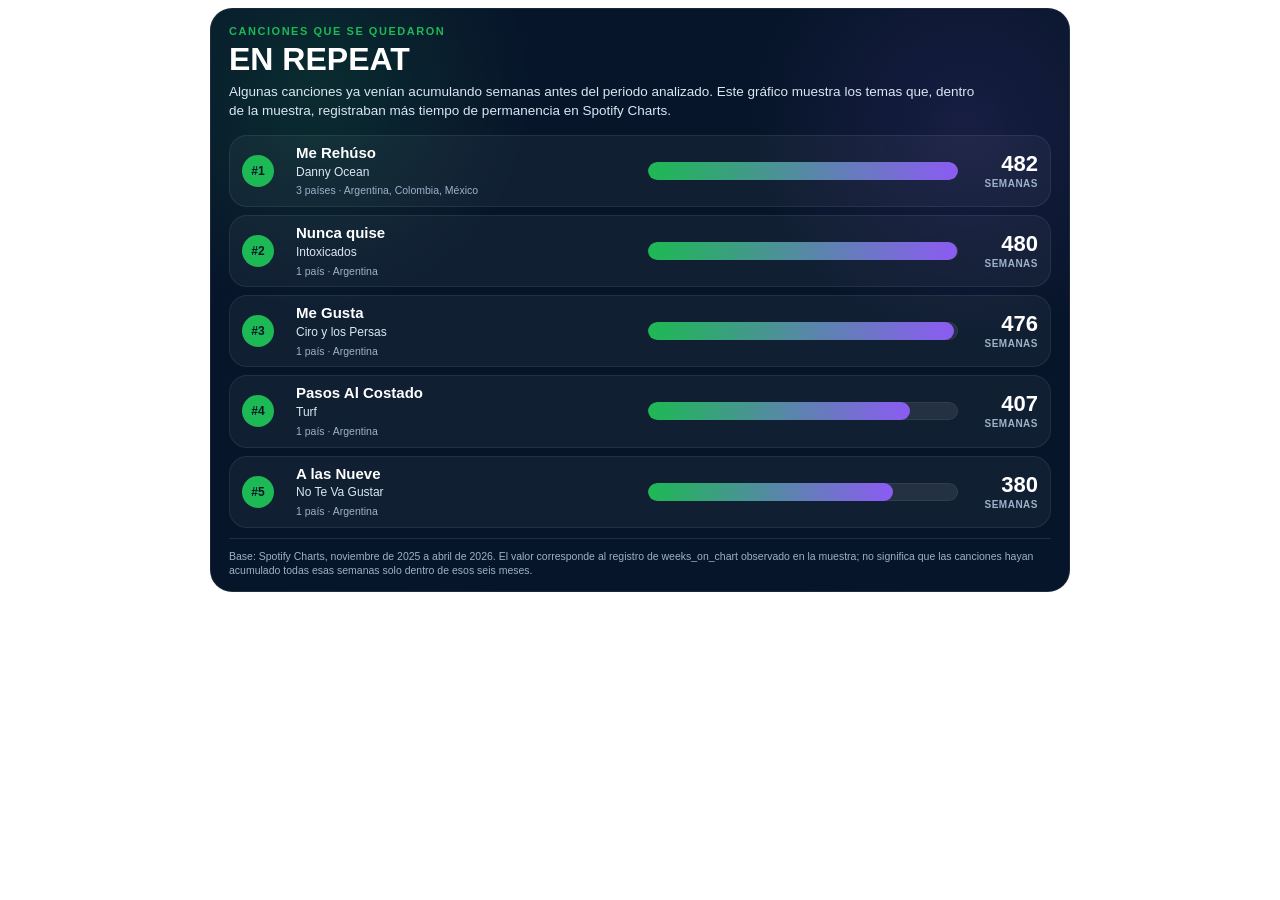
<file: docs/grafico_en_repeat.html>
<!DOCTYPE html>
<html lang="es">
<head>
<meta charset="utf-8"><meta name="viewport" content="width=device-width, initial-scale=1"><title>En Repeat</title>
<style>
*{box-sizing:border-box}html,body{margin:0;background:transparent;font-family:Arial,Helvetica,sans-serif;color:#fff;overflow:hidden}.card{width:min(860px,calc(100% - 16px));margin:8px auto;background:radial-gradient(circle at 12% 14%,rgba(29,185,84,.14),transparent 24%),radial-gradient(circle at 88% 20%,rgba(140,91,243,.12),transparent 24%),#07152a;border:1px solid rgba(255,255,255,.08);border-radius:22px;padding:16px 18px 14px;overflow:hidden}.kicker{margin:0 0 6px;color:#1db954;font-size:11px;font-weight:900;letter-spacing:.14em;text-transform:uppercase}.title{margin:0 0 8px;font-size:32px;line-height:1;font-weight:900;text-transform:uppercase}.subtitle{margin:0 0 14px;max-width:760px;color:#dbe6f4;font-size:13.5px;line-height:1.4}.rows{display:grid;gap:8px}.song-row{display:grid;grid-template-columns:42px minmax(210px,1.1fr) 1fr 68px;gap:12px;align-items:center;padding:9px 12px;border-radius:18px;background:rgba(255,255,255,.045);border:1px solid rgba(255,255,255,.075)}.rank{width:32px;height:32px;border-radius:999px;display:grid;place-items:center;background:#1db954;color:#07152a;font-size:12px;font-weight:900}.song-info h2{margin:0;font-size:15px;line-height:1.12;font-weight:900}.song-info p{margin:4px 0 0;color:#dbe6f4;font-size:12px;line-height:1.15}.song-info span{display:block;margin-top:5px;color:#9eb1c9;font-size:10.5px;line-height:1.2}.bar-track{width:100%;height:18px;border-radius:999px;background:rgba(255,255,255,.08);overflow:hidden;box-shadow:inset 0 0 0 1px rgba(255,255,255,.06)}.bar-fill{height:100%;width:0;border-radius:999px;background:linear-gradient(90deg,#1db954,#8c5bf3);animation:grow 1s ease forwards;animation-delay:var(--delay)}.weeks{text-align:right}.weeks strong{display:block;font-size:22px;line-height:1;font-weight:900}.weeks small{display:block;margin-top:3px;color:#9eb1c9;font-size:10px;text-transform:uppercase;letter-spacing:.05em;font-weight:800}.note{margin:10px 0 0;padding-top:10px;border-top:1px solid rgba(255,255,255,.10);color:#9eb1c9;font-size:10.5px;line-height:1.35}@keyframes grow{from{width:0}to{width:var(--target)}}@media(max-width:760px){.card{padding:16px 14px}.title{font-size:26px}.song-row{grid-template-columns:36px 1fr;gap:8px 10px}.bar-wrap,.weeks{grid-column:1/-1;text-align:left}}
</style>
</head>
<body>
<section class="card"><p class="kicker">Canciones que se quedaron</p><h1 class="title">En Repeat</h1><p class="subtitle">Algunas canciones ya venían acumulando semanas antes del periodo analizado. Este gráfico muestra los temas que, dentro de la muestra, registraban más tiempo de permanencia en Spotify Charts.</p><div class="rows">
<div class="song-row" style="--delay:0s"><div class="rank">#1</div><div class="song-info"><h2>Me Rehúso</h2><p>Danny Ocean</p><span>3 países · Argentina, Colombia, México</span></div><div class="bar-wrap"><div class="bar-track"><div class="bar-fill" style="--target:100%"></div></div></div><div class="weeks"><strong>482</strong><small>semanas</small></div></div>
<div class="song-row" style="--delay:.08s"><div class="rank">#2</div><div class="song-info"><h2>Nunca quise</h2><p>Intoxicados</p><span>1 país · Argentina</span></div><div class="bar-wrap"><div class="bar-track"><div class="bar-fill" style="--target:99.59%"></div></div></div><div class="weeks"><strong>480</strong><small>semanas</small></div></div>
<div class="song-row" style="--delay:.16s"><div class="rank">#3</div><div class="song-info"><h2>Me Gusta</h2><p>Ciro y los Persas</p><span>1 país · Argentina</span></div><div class="bar-wrap"><div class="bar-track"><div class="bar-fill" style="--target:98.76%"></div></div></div><div class="weeks"><strong>476</strong><small>semanas</small></div></div>
<div class="song-row" style="--delay:.24s"><div class="rank">#4</div><div class="song-info"><h2>Pasos Al Costado</h2><p>Turf</p><span>1 país · Argentina</span></div><div class="bar-wrap"><div class="bar-track"><div class="bar-fill" style="--target:84.44%"></div></div></div><div class="weeks"><strong>407</strong><small>semanas</small></div></div>
<div class="song-row" style="--delay:.32s"><div class="rank">#5</div><div class="song-info"><h2>A las Nueve</h2><p>No Te Va Gustar</p><span>1 país · Argentina</span></div><div class="bar-wrap"><div class="bar-track"><div class="bar-fill" style="--target:78.84%"></div></div></div><div class="weeks"><strong>380</strong><small>semanas</small></div></div>
</div><p class="note">Base: Spotify Charts, noviembre de 2025 a abril de 2026. El valor corresponde al registro de weeks_on_chart observado en la muestra; no significa que las canciones hayan acumulado todas esas semanas solo dentro de esos seis meses.</p></section>
</body></html>
</file>
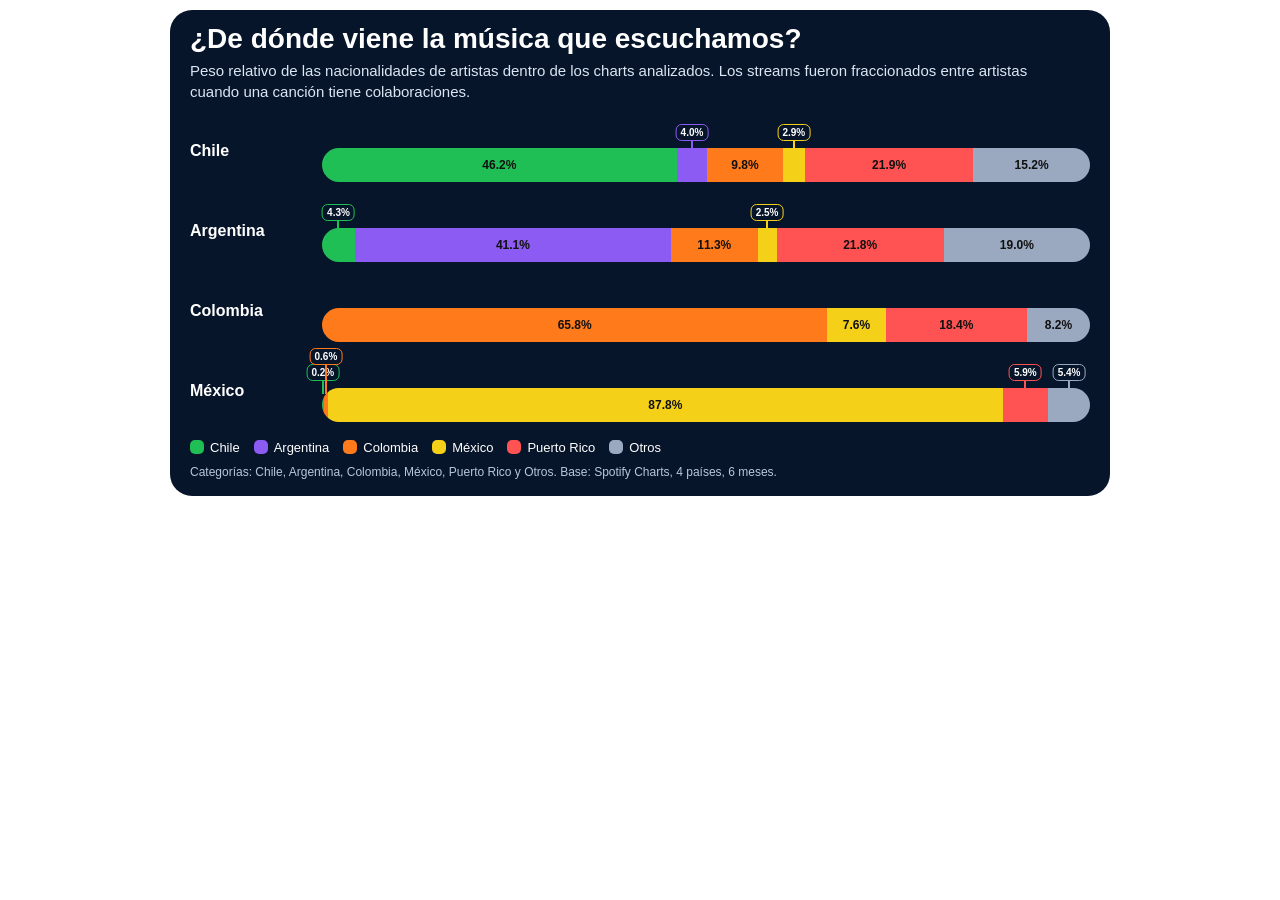
<file: docs/grafico_origen_musica.html>
<!DOCTYPE html>
<html lang="es">
<head>
<meta charset="utf-8"><meta name="viewport" content="width=device-width, initial-scale=1"><title>¿De dónde viene la música?</title>
<style>
body{margin:0;background:transparent;font-family:Arial,Helvetica,sans-serif}.card{width:min(900px,calc(100% - 20px));margin:10px auto;background:#07152a;color:#fff;border-radius:22px;padding:14px 20px 16px}.title{margin:0 0 8px;font-size:28px;line-height:1.05;font-weight:800}.subtitle{font-size:15px;line-height:1.35;color:#dbe6f4;max-width:860px;margin-bottom:8px}.row{display:grid;grid-template-columns:120px 1fr;align-items:center;gap:12px;margin:18px 0}.label{font-size:16px;font-weight:700}.bar-wrap{position:relative;padding-top:28px}.bar{display:flex;width:100%;height:34px;border-radius:999px;overflow:hidden;background:#13223a}.seg{height:100%;display:flex;align-items:center;justify-content:center;font-size:12px;font-weight:700;color:#111}.smalltag{position:absolute;transform:translateX(-50%);font-size:10px;font-weight:700;color:#fff;padding:2px 4px;border-radius:6px;background:#07152a;white-space:nowrap}.leader{position:absolute;width:2px}.legend{display:flex;gap:14px;flex-wrap:wrap;align-items:center;margin-top:14px}.legend-item{display:flex;align-items:center;gap:6px;font-size:13px}.dot{width:14px;height:14px;border-radius:5px;display:inline-block}.footnote{margin-top:10px;font-size:12px;color:#b9c7da;line-height:1.3}@media(max-width:720px){.card{width:calc(100% - 12px);padding:14px;border-radius:18px}.title{font-size:22px}.subtitle{font-size:13px}.row{grid-template-columns:1fr;gap:6px;margin:16px 0}.label{font-size:14px}.bar-wrap{padding-top:30px}.bar{height:30px}.seg{font-size:10px}.smalltag{font-size:9px}.legend{gap:10px}.legend-item{font-size:12px}.dot{width:12px;height:12px}}
</style>
</head>
<body><div class="card"><div class="title">¿De dónde viene la música que escuchamos?</div><div class="subtitle">Peso relativo de las nacionalidades de artistas dentro de los charts analizados. Los streams fueron fraccionados entre artistas cuando una canción tiene colaboraciones.</div>
<div class="row"><div class="label">Chile</div><div class="bar-wrap"><div class="leader" style="left:calc(48.18% - 1px);top:18px;height:16px;background:#8c5bf3"></div><div class="smalltag" style="left:48.18%;top:4px;border:1px solid #8c5bf3">4.0%</div><div class="leader" style="left:calc(61.435% - 1px);top:18px;height:16px;background:#f4d118"></div><div class="smalltag" style="left:61.435%;top:4px;border:1px solid #f4d118">2.9%</div><div class="bar"><div class="seg" style="width:46.18%;background:#20bf55">46.2%</div><div class="seg" style="width:4%;background:#8c5bf3"></div><div class="seg" style="width:9.79%;background:#ff7a1a">9.8%</div><div class="seg" style="width:2.93%;background:#f4d118"></div><div class="seg" style="width:21.89%;background:#ff5252">21.9%</div><div class="seg" style="width:15.22%;background:#9aa9bf">15.2%</div></div></div></div>
<div class="row"><div class="label">Argentina</div><div class="bar-wrap"><div class="leader" style="left:calc(2.145% - 1px);top:18px;height:16px;background:#20bf55"></div><div class="smalltag" style="left:2.145%;top:4px;border:1px solid #20bf55">4.3%</div><div class="leader" style="left:calc(57.955% - 1px);top:18px;height:16px;background:#f4d118"></div><div class="smalltag" style="left:57.955%;top:4px;border:1px solid #f4d118">2.5%</div><div class="bar"><div class="seg" style="width:4.29%;background:#20bf55"></div><div class="seg" style="width:41.15%;background:#8c5bf3">41.1%</div><div class="seg" style="width:11.27%;background:#ff7a1a">11.3%</div><div class="seg" style="width:2.49%;background:#f4d118"></div><div class="seg" style="width:21.76%;background:#ff5252">21.8%</div><div class="seg" style="width:19.04%;background:#9aa9bf">19.0%</div></div></div></div>
<div class="row"><div class="label">Colombia</div><div class="bar-wrap"><div class="bar"><div class="seg" style="width:65.81%;background:#ff7a1a">65.8%</div><div class="seg" style="width:7.59%;background:#f4d118">7.6%</div><div class="seg" style="width:18.4%;background:#ff5252">18.4%</div><div class="seg" style="width:8.21%;background:#9aa9bf">8.2%</div></div></div></div>
<div class="row"><div class="label">México</div><div class="bar-wrap"><div class="leader" style="left:calc(.105% - 1px);top:18px;height:16px;background:#20bf55"></div><div class="smalltag" style="left:.105%;top:4px;border:1px solid #20bf55">0.2%</div><div class="leader" style="left:calc(.505% - 1px);top:2px;height:32px;background:#ff7a1a"></div><div class="smalltag" style="left:.505%;top:-12px;border:1px solid #ff7a1a">0.6%</div><div class="leader" style="left:calc(91.58% - 1px);top:18px;height:16px;background:#ff5252"></div><div class="smalltag" style="left:91.58%;top:4px;border:1px solid #ff5252">5.9%</div><div class="leader" style="left:calc(97.27% - 1px);top:18px;height:16px;background:#9aa9bf"></div><div class="smalltag" style="left:97.27%;top:4px;border:1px solid #9aa9bf">5.4%</div><div class="bar"><div class="seg" style="width:.21%;background:#20bf55"></div><div class="seg" style="width:.59%;background:#ff7a1a"></div><div class="seg" style="width:87.81%;background:#f4d118">87.8%</div><div class="seg" style="width:5.94%;background:#ff5252"></div><div class="seg" style="width:5.44%;background:#9aa9bf"></div></div></div></div>
<div class="legend"><div class="legend-item"><span class="dot" style="background:#20bf55"></span>Chile</div><div class="legend-item"><span class="dot" style="background:#8c5bf3"></span>Argentina</div><div class="legend-item"><span class="dot" style="background:#ff7a1a"></span>Colombia</div><div class="legend-item"><span class="dot" style="background:#f4d118"></span>México</div><div class="legend-item"><span class="dot" style="background:#ff5252"></span>Puerto Rico</div><div class="legend-item"><span class="dot" style="background:#9aa9bf"></span>Otros</div></div><div class="footnote">Categorías: Chile, Argentina, Colombia, México, Puerto Rico y Otros. Base: Spotify Charts, 4 países, 6 meses.</div></div></body></html>
</file>
<file: docs/style.css>
@import url('https://fonts.googleapis.com/css2?family=Bangers&family=EB+Garamond:wght@400;500;600;700&family=Inter:wght@400;600;700;800&display=swap');

:root {
  --bg: #07152a;
  --bg-2: #0c203d;
  --text: #f8f4ec;
  --muted: #c9d5e6;
  --green: #1db954;
  --purple: #8b5cf6;
}

* { box-sizing: border-box; }
html { scroll-behavior: smooth; }

body {
  margin: 0;
  background: var(--bg);
  color: var(--text);
  font-family: 'Inter', Arial, sans-serif;
}

.nav {
  position: fixed;
  top: 16px;
  left: 50%;
  transform: translateX(-50%);
  z-index: 20;
  display: flex;
  gap: 10px;
  padding: 10px 14px;
  background: rgba(7, 21, 42, 0.82);
  backdrop-filter: blur(10px);
  border: 1px solid rgba(255,255,255,0.12);
  border-radius: 999px;
}

.nav a {
  color: var(--text);
  text-decoration: none;
  font-size: 0.82rem;
  font-weight: 700;
  opacity: 0.78;
  transition: opacity 0.2s ease, color 0.2s ease;
  white-space: nowrap;
}

.nav a:hover {
  opacity: 1;
  color: var(--green);
}

.hero {
  min-height: 100vh;
  display: grid;
  place-items: center;
  padding: 120px 22px 70px;
  background:
    radial-gradient(circle at 15% 20%, rgba(32,191,85,0.28), transparent 28%),
    radial-gradient(circle at 85% 30%, rgba(139,92,246,0.28), transparent 30%),
    radial-gradient(circle at 50% 85%, rgba(255,122,26,0.22), transparent 32%),
    var(--bg);
}

.hero-content {
  width: min(980px, 100%);
  text-align: center;
}

.tag {
  display: inline-block;
  padding: 8px 14px;
  margin-bottom: 20px;
  border: 1px solid rgba(255,255,255,0.2);
  border-radius: 999px;
  color: var(--purple);
  font-weight: 800;
  letter-spacing: 0.04em;
  text-transform: uppercase;
  font-size: 0.8rem;
}

h1 {
  max-width: 900px;
  margin: 0 auto;
  font-family: 'Bangers', 'Inter', sans-serif;
  font-size: clamp(4rem, 11vw, 8.5rem);
  line-height: 0.88;
  letter-spacing: 0.02em;
  text-transform: uppercase;
}

.bajada {
  max-width: 760px;
  margin: 28px auto;
  color: var(--muted);
  font-family: 'EB Garamond', serif;
  font-size: clamp(1.25rem, 2vw, 1.65rem);
  line-height: 1.35;
}

.btn {
  display: inline-block;
  margin-top: 10px;
  padding: 14px 22px;
  background: var(--purple);
  color: #ffffff;
  border-radius: 999px;
  text-decoration: none;
  font-weight: 900;
  transition: transform 0.2s ease, background 0.2s ease;
}

.btn:hover {
  transform: translateY(-3px);
  background: var(--green);
}

.section {
  position: relative;
  padding: 110px 22px;
}

.section:nth-child(even) {
  background: var(--bg-2);
}

.section-number {
  width: min(980px, 100%);
  margin: 0 auto 18px;
  color: var(--green);
  font-size: 0.9rem;
  font-weight: 900;
  letter-spacing: 0.12em;
}

.text-block {
  width: min(860px, 100%);
  margin: 0 auto;
}

h2 {
  margin: 0 0 24px;
  font-family: 'Bangers', 'Inter', sans-serif;
  font-size: clamp(3rem, 6vw, 5.6rem);
  line-height: 0.92;
  letter-spacing: 0.02em;
  text-transform: uppercase;
}

p {
  color: var(--muted);
  font-family: 'EB Garamond', serif;
  font-size: 1.35rem;
  line-height: 1.55;
}

.remix-slide {
  padding: 34px 22px 12px;
  background: var(--bg);
}

.remix-frame {
  width: min(1180px, 100%);
  margin: 0 auto;
  display: flex;
  justify-content: center;
  align-items: center;
}

.remix-frame img {
  display: block;
  width: 100%;
  max-width: 1120px;
  height: auto;
  border-radius: 26px;
  box-shadow: 0 16px 42px rgba(0,0,0,0.28);
}

.visual-section { background: #061326; }

.iframe-card {
  width: min(1100px, 100%);
  margin: 42px auto 0;
  padding: 0;
  background: rgba(255,255,255,0.04);
  border: 1px solid rgba(255,255,255,0.12);
  border-radius: 28px;
  overflow: hidden;
}

.iframe-card iframe {
  display: block;
  width: 100%;
  height: 560px;
  border: 0;
  background: transparent;
}

/* Ajustes específicos por gráfico */
.grafico-artistas-card iframe {
  height: 610px;
}

.grafico-repeat-card iframe {
  height: 640px;
  overflow: hidden;
}

.grafico-origen-card iframe {
  height: 510px;
}

.cards {
  width: min(1040px, 100%);
  margin: 44px auto 0;
  display: grid;
  grid-template-columns: repeat(4, 1fr);
  gap: 18px;
}

.card {
  padding: 24px;
  background: rgba(255,255,255,0.06);
  border: 1px solid rgba(255,255,255,0.12);
  border-radius: 24px;
  transition: transform 0.2s ease, background 0.2s ease;
}

.card:hover {
  transform: translateY(-6px);
  background: rgba(255,255,255,0.1);
}

.card h3 {
  margin: 0 0 12px;
  font-size: 1.3rem;
  color: var(--purple);
}

.card p {
  margin: 0;
  font-size: 1.08rem;
  line-height: 1.45;
}

.split-layout {
  width: min(1100px, 100%);
  margin: 0 auto;
  display: grid;
  grid-template-columns: 1.1fr 0.9fr;
  gap: 34px;
  align-items: center;
}

.text-left {
  width: 100%;
  margin: 0;
}

.side-image-card {
  width: 100%;
  margin: 0;
  padding: 12px;
  background: rgba(255,255,255,0.05);
  border: 1px solid rgba(255,255,255,0.12);
  border-radius: 26px;
}

.side-image-card img {
  display: block;
  width: 100%;
  border-radius: 18px;
}

.chile-section {
  background:
    linear-gradient(90deg, rgba(29,185,84,0.10), transparent),
    var(--bg);
}

.repeat-section {
  background:
    radial-gradient(circle at 18% 20%, rgba(32,191,85,0.16), transparent 30%),
    radial-gradient(circle at 82% 80%, rgba(139,92,246,0.18), transparent 28%),
    var(--bg-2);
}

.cierre {
  background:
    radial-gradient(circle at 80% 20%, rgba(255,82,82,0.2), transparent 30%),
    radial-gradient(circle at 20% 80%, rgba(139,92,246,0.18), transparent 30%),
    var(--bg);
}

footer {
  padding: 36px 22px;
  text-align: center;
  background: #030b17;
  border-top: 1px solid rgba(255,255,255,0.1);
}

footer p {
  margin: 4px 0;
  font-family: 'Inter', sans-serif;
  font-size: 0.85rem;
  color: rgba(255,255,255,0.58);
}

.fade-in {
  opacity: 0;
  transform: translateY(26px);
  transition: opacity 0.8s ease, transform 0.8s ease;
}

.fade-in.visible {
  opacity: 1;
  transform: translateY(0);
}

@media (max-width: 980px) {
  .split-layout {
    grid-template-columns: 1fr;
  }
}

@media (max-width: 900px) {
  .nav {
    max-width: 92%;
    overflow-x: auto;
    justify-content: flex-start;
  }

  .cards {
    grid-template-columns: 1fr 1fr;
  }

  .section {
    padding: 88px 20px;
  }

  .iframe-card iframe {
    height: 620px;
  }

  .grafico-artistas-card iframe {
    height: 690px;
  }

  .grafico-repeat-card iframe {
    height: 760px;
  }

  .grafico-origen-card iframe {
    height: 610px;
  }
}

@media (max-width: 700px) {
  .iframe-card iframe {
    height: 690px;
  }

  .grafico-artistas-card iframe {
    height: 760px;
  }

  .grafico-repeat-card iframe {
    height: 820px;
  }

  .grafico-origen-card iframe {
    height: 680px;
  }
}

@media (max-width: 600px) {
  .cards {
    grid-template-columns: 1fr;
  }

  h1 { font-size: 4rem; }
  h2 { font-size: 3.2rem; }
  p { font-size: 1.18rem; }

  .remix-slide {
    padding: 24px 16px 0;
  }

  .remix-frame img {
    border-radius: 20px;
  }

  .iframe-card iframe {
    height: 760px;
  }

  .grafico-artistas-card iframe {
    height: 820px;
  }

  .grafico-repeat-card iframe {
    height: 880px;
  }

  .grafico-origen-card iframe {
    height: 760px;
  }
}


/* Paso 4: detalles Spotify */
.scroll-progress {
  position: fixed;
  top: 0;
  left: 0;
  width: 0%;
  height: 5px;
  background: linear-gradient(90deg, var(--green), var(--purple));
  z-index: 90;
  box-shadow: 0 0 18px rgba(29,185,84,0.45);
}

.nav a.active {
  color: var(--green);
  opacity: 1;
}

.btn {
  display: inline-flex;
  align-items: center;
  gap: 8px;
}

.hero {
  position: relative;
  overflow: hidden;
}

.hero::after {
  content: "";
  position: absolute;
  width: min(520px, 72vw);
  height: min(520px, 72vw);
  left: 50%;
  top: 48%;
  transform: translate(-50%, -50%);
  background: radial-gradient(circle, rgba(29,185,84,0.24), transparent 62%);
  pointer-events: none;
  z-index: 0;
}

.hero-content {
  position: relative;
  z-index: 1;
}

.spotify-label {
  display: inline-block;
  margin: 0 0 12px;
  padding: 7px 12px;
  border-radius: 999px;
  background: rgba(29,185,84,0.12);
  border: 1px solid rgba(29,185,84,0.28);
  color: var(--green);
  font-family: 'Inter', sans-serif;
  font-size: 0.74rem;
  font-weight: 900;
  letter-spacing: 0.09em;
  text-transform: uppercase;
}

h2::after {
  content: "";
  display: block;
  width: 74px;
  height: 5px;
  margin-top: 20px;
  border-radius: 999px;
  background: var(--green);
}

.card {
  background:
    radial-gradient(circle at 20% 10%, rgba(29,185,84,0.12), transparent 36%),
    rgba(255,255,255,0.06);
}

.card-stat {
  display: block;
  margin-bottom: 14px;
  color: var(--green);
  font-family: 'Inter', sans-serif;
  font-size: clamp(1.8rem, 3.8vw, 2.6rem);
  line-height: 0.95;
  font-weight: 900;
  letter-spacing: -0.04em;
}

.closing-line {
  color: var(--text);
  font-size: 1.62rem;
  font-weight: 700;
}

.playlist-close {
  width: min(520px, 100%);
  margin: 34px 0;
  padding: 22px;
  border-radius: 24px;
  background: rgba(255,255,255,0.07);
  border: 1px solid rgba(255,255,255,0.14);
  box-shadow: 0 14px 35px rgba(0,0,0,0.2);
}

.playlist-close div {
  display: flex;
  align-items: center;
  gap: 12px;
  color: var(--text);
  font-size: 1.2rem;
}

.playlist-close small {
  display: block;
  margin-top: 9px;
  color: var(--muted);
  font-weight: 700;
}

.playlist-dot {
  width: 34px;
  height: 34px;
  display: inline-grid;
  place-items: center;
  background: var(--green);
  color: var(--bg);
  border-radius: 50%;
}

.playlist-dot::before {
  content: "▶";
  font-size: 0.74rem;
  margin-left: 2px;
}

.last-line {
  color: var(--text);
  font-size: 1.55rem;
  font-weight: 700;
}

@media (max-width: 600px) {
  .spotify-label {
    font-size: 0.68rem;
  }

  .closing-line,
  .last-line {
    font-size: 1.32rem;
  }
}


/* =========================
   Versión experimental top
   ========================= */

body {
  background:
    radial-gradient(circle at 10% 5%, rgba(29,185,84,0.08), transparent 22%),
    radial-gradient(circle at 90% 8%, rgba(139,92,246,0.08), transparent 24%),
    var(--bg);
}

.story-panel {
  overflow: hidden;
  isolation: isolate;
}

.story-panel::before {
  content: attr(data-big);
  position: absolute;
  right: max(24px, 8vw);
  top: 70px;
  z-index: -1;
  font-family: 'Inter', sans-serif;
  font-size: clamp(7rem, 19vw, 18rem);
  line-height: 0.8;
  font-weight: 900;
  color: rgba(255,255,255,0.035);
  letter-spacing: -0.09em;
  pointer-events: none;
}

.section {
  min-height: 100vh;
  display: grid;
  align-content: center;
}

.hero {
  min-height: 100svh;
}

.hero::before {
  content: "";
  position: absolute;
  inset: 0;
  background:
    radial-gradient(circle at 20% 80%, rgba(29,185,84,0.08), transparent 18%),
    radial-gradient(circle at 80% 18%, rgba(255,82,82,0.08), transparent 18%),
    repeating-linear-gradient(90deg, transparent 0 36px, rgba(255,255,255,0.018) 36px 37px);
  pointer-events: none;
}

.hero h1 {
  text-shadow: 0 0 34px rgba(29,185,84,0.25);
}

.bajada {
  background: rgba(7,21,42,0.35);
  padding: 18px 20px;
  border-radius: 22px;
  border: 1px solid rgba(255,255,255,0.08);
}

.nav {
  box-shadow: 0 12px 35px rgba(0,0,0,0.2);
}

.nav a.active {
  background: rgba(29,185,84,0.16);
  padding: 6px 10px;
  margin: -6px -5px;
  border-radius: 999px;
}

.spotify-label::before {
  content: "●";
  margin-right: 8px;
}

.remix-immersive {
  min-height: 94vh;
  display: grid;
  place-items: center;
  padding: 88px 22px 70px;
  background:
    radial-gradient(circle at 30% 40%, rgba(29,185,84,0.12), transparent 24%),
    radial-gradient(circle at 70% 70%, rgba(255,122,26,0.10), transparent 24%),
    #040d1d;
}

.remix-frame {
  transform: perspective(1200px) rotateX(0deg);
}

.remix-frame img {
  box-shadow: 0 28px 80px rgba(0,0,0,0.45), 0 0 0 1px rgba(29,185,84,0.12);
}

.remix-caption {
  margin: 22px auto 0;
  width: min(1120px, 100%);
  color: var(--text);
  font-family: 'Inter', sans-serif;
  font-size: clamp(1rem, 2vw, 1.35rem);
  font-weight: 800;
  letter-spacing: -0.02em;
}

.iframe-card {
  position: relative;
  box-shadow: 0 24px 65px rgba(0,0,0,0.30);
  transform: translateZ(0);
}

.iframe-card::before {
  content: "";
  position: absolute;
  inset: 0;
  pointer-events: none;
  border-radius: 28px;
  box-shadow: inset 0 0 0 1px rgba(29,185,84,0.12);
  z-index: 1;
}

.chile-feature {
  padding-top: 100px;
  padding-bottom: 100px;
}

.chile-editorial {
  width: min(1120px, 100%);
  margin: 0 auto;
  display: grid;
  gap: 28px;
}

.chile-editorial .text-block {
  margin: 0;
  width: min(850px, 100%);
}

.chile-cover {
  width: min(880px, 100%);
  justify-self: center;
  transform: rotate(-1deg);
  box-shadow: 0 28px 80px rgba(0,0,0,0.35), 0 0 0 1px rgba(139,92,246,0.18);
}

.chile-cover img {
  border-radius: 22px;
}

.chile-note {
  width: min(880px, 100%);
  justify-self: center;
  display: flex;
  gap: 10px;
  flex-wrap: wrap;
}

.chile-note span {
  padding: 9px 13px;
  border-radius: 999px;
  background: rgba(29,185,84,0.12);
  border: 1px solid rgba(29,185,84,0.25);
  color: var(--text);
  font-size: 0.78rem;
  font-weight: 900;
  letter-spacing: 0.08em;
}

.cards {
  grid-template-columns: repeat(2, minmax(0, 1fr));
}

.country-card {
  min-height: 230px;
  position: relative;
  overflow: hidden;
}

.country-card::after {
  content: "♪";
  position: absolute;
  right: 18px;
  bottom: 6px;
  font-size: 5rem;
  color: rgba(255,255,255,0.035);
  font-weight: 900;
}

.country-card:hover {
  transform: translateY(-8px) scale(1.015);
}

.final-scene {
  min-height: 100svh;
}

.final-scene h2 {
  font-size: clamp(4rem, 10vw, 8.2rem);
  text-shadow: 0 0 30px rgba(29,185,84,0.20);
}

.playlist-close {
  transition: transform 0.25s ease, border-color 0.25s ease;
}

.playlist-close:hover {
  transform: translateY(-4px);
  border-color: rgba(29,185,84,0.45);
}

.mini-player {
  position: fixed;
  left: 50%;
  bottom: 18px;
  transform: translateX(-50%);
  z-index: 75;
  width: min(520px, calc(100% - 28px));
  display: grid;
  grid-template-columns: 42px 1fr auto;
  gap: 12px;
  align-items: center;
  padding: 10px 14px;
  border-radius: 999px;
  background: rgba(3,11,23,0.78);
  border: 1px solid rgba(255,255,255,0.12);
  backdrop-filter: blur(14px);
  box-shadow: 0 18px 45px rgba(0,0,0,0.34);
}

.player-cover {
  width: 42px;
  height: 42px;
  border-radius: 50%;
  display: grid;
  place-items: center;
  background: var(--green);
  color: var(--bg);
  font-weight: 900;
}

.player-text {
  min-width: 0;
}

.player-text strong {
  display: block;
  font-size: 0.86rem;
  color: var(--text);
  white-space: nowrap;
  overflow: hidden;
  text-overflow: ellipsis;
}

.player-text span {
  display: block;
  margin-top: 2px;
  font-size: 0.72rem;
  color: var(--muted);
  white-space: nowrap;
  overflow: hidden;
  text-overflow: ellipsis;
}

.player-bars {
  display: flex;
  align-items: end;
  gap: 3px;
  height: 22px;
}

.player-bars span {
  width: 4px;
  height: 8px;
  border-radius: 999px;
  background: var(--green);
  animation: pulseBar 0.9s ease-in-out infinite alternate;
}

.player-bars span:nth-child(2) { animation-delay: 0.12s; height: 14px; }
.player-bars span:nth-child(3) { animation-delay: 0.24s; height: 20px; }
.player-bars span:nth-child(4) { animation-delay: 0.36s; height: 11px; }

@keyframes pulseBar {
  from { transform: scaleY(0.45); opacity: 0.55; }
  to { transform: scaleY(1); opacity: 1; }
}

@media (max-width: 900px) {
  .cards {
    grid-template-columns: 1fr;
  }

  .story-panel::before {
    right: 18px;
    top: 82px;
  }
}

@media (max-width: 620px) {
  .mini-player {
    bottom: 10px;
    grid-template-columns: 36px 1fr;
  }

  .player-cover {
    width: 36px;
    height: 36px;
  }

  .player-bars {
    display: none;
  }

  .chile-cover {
    transform: none;
  }

  .remix-immersive {
    min-height: auto;
  }
}


/* =========================
   Experimental V2 atrevida
   ========================= */

html {
  scroll-padding-top: 90px;
}

body::before {
  content: "";
  position: fixed;
  inset: 0;
  z-index: -2;
  background:
    linear-gradient(120deg, rgba(29,185,84,0.035), transparent 35%),
    radial-gradient(circle at var(--mx, 50%) var(--my, 50%), rgba(29,185,84,0.10), transparent 18%);
  pointer-events: none;
}

.song-progress {
  position: fixed;
  top: 56px;
  left: 50%;
  transform: translateX(-50%);
  z-index: 85;
  width: min(620px, calc(100% - 34px));
  display: grid;
  grid-template-columns: 42px 1fr 42px;
  gap: 10px;
  align-items: center;
  padding: 8px 12px;
  border-radius: 999px;
  background: rgba(3,11,23,0.70);
  border: 1px solid rgba(255,255,255,0.11);
  backdrop-filter: blur(14px);
  box-shadow: 0 14px 38px rgba(0,0,0,0.25);
}

.song-time {
  color: rgba(255,255,255,0.70);
  font-size: 0.72rem;
  font-weight: 800;
  font-family: 'Inter', sans-serif;
}

.song-track {
  position: relative;
  height: 7px;
  border-radius: 999px;
  background: rgba(255,255,255,0.18);
  overflow: visible;
}

.song-fill {
  width: 0%;
  height: 100%;
  border-radius: 999px;
  background: linear-gradient(90deg, var(--green), var(--purple));
  box-shadow: 0 0 14px rgba(29,185,84,0.45);
}

.song-knob {
  position: absolute;
  left: 0%;
  top: 50%;
  width: 15px;
  height: 15px;
  border-radius: 50%;
  transform: translate(-50%, -50%);
  background: var(--text);
  box-shadow: 0 0 18px rgba(255,255,255,0.35);
}

.floating-notes {
  position: fixed;
  inset: 0;
  z-index: 0;
  pointer-events: none;
  overflow: hidden;
}

.floating-notes span {
  position: absolute;
  color: rgba(29,185,84,0.22);
  font-size: clamp(1.2rem, 3vw, 2.6rem);
  animation: floatNote 13s linear infinite;
}

.floating-notes span:nth-child(1) { left: 8%; top: 78%; animation-delay: 0s; }
.floating-notes span:nth-child(2) { left: 86%; top: 68%; color: rgba(139,92,246,0.22); animation-delay: -3s; }
.floating-notes span:nth-child(3) { left: 74%; top: 20%; color: rgba(255,122,26,0.20); animation-delay: -6s; }
.floating-notes span:nth-child(4) { left: 18%; top: 28%; color: rgba(255,82,82,0.16); animation-delay: -9s; }
.floating-notes span:nth-child(5) { left: 48%; top: 90%; color: rgba(244,209,24,0.18); animation-delay: -11s; }

@keyframes floatNote {
  0% { transform: translateY(40px) rotate(0deg); opacity: 0; }
  16% { opacity: 1; }
  84% { opacity: 1; }
  100% { transform: translateY(-120px) rotate(16deg); opacity: 0; }
}

main,
.hero,
footer {
  position: relative;
  z-index: 1;
}

.section,
.remix-slide {
  border-top: 1px solid rgba(255,255,255,0.045);
}

.story-panel::after {
  content: "";
  position: absolute;
  left: 22px;
  top: 50%;
  width: 3px;
  height: 120px;
  transform: translateY(-50%);
  border-radius: 999px;
  background: linear-gradient(to bottom, transparent, rgba(29,185,84,0.75), transparent);
  opacity: 0.6;
}

.chapter-dots {
  position: fixed;
  right: 18px;
  top: 50%;
  transform: translateY(-50%);
  z-index: 76;
  display: grid;
  gap: 9px;
  padding: 10px 8px;
  border-radius: 999px;
  background: rgba(3,11,23,0.52);
  border: 1px solid rgba(255,255,255,0.10);
  backdrop-filter: blur(12px);
}

.chapter-dots a {
  position: relative;
  width: 10px;
  height: 10px;
  border-radius: 999px;
  background: rgba(255,255,255,0.28);
  transition: transform 0.2s ease, background 0.2s ease;
}

.chapter-dots a.active,
.chapter-dots a:hover {
  background: var(--green);
  transform: scale(1.45);
}

.chapter-dots a:hover::before {
  content: attr(data-dot);
  position: absolute;
  right: 18px;
  top: 50%;
  transform: translateY(-50%);
  color: var(--text);
  font-size: 0.7rem;
  font-weight: 900;
  background: rgba(3,11,23,0.86);
  border: 1px solid rgba(255,255,255,0.12);
  padding: 4px 7px;
  border-radius: 999px;
}

.soundwave {
  display: flex;
  align-items: center;
  gap: 5px;
  height: 26px;
  margin: -6px 0 22px;
}

.soundwave span {
  width: 5px;
  border-radius: 999px;
  background: var(--green);
  animation: soundPulse 0.85s ease-in-out infinite alternate;
}

.soundwave span:nth-child(1) { height: 9px; }
.soundwave span:nth-child(2) { height: 18px; animation-delay: .08s; }
.soundwave span:nth-child(3) { height: 26px; animation-delay: .16s; }
.soundwave span:nth-child(4) { height: 14px; animation-delay: .24s; }
.soundwave span:nth-child(5) { height: 22px; animation-delay: .32s; }
.soundwave span:nth-child(6) { height: 11px; animation-delay: .40s; }

@keyframes soundPulse {
  from { transform: scaleY(0.45); opacity: 0.55; }
  to { transform: scaleY(1); opacity: 1; }
}

.remix-caption-card {
  display: grid;
  gap: 6px;
  padding: 18px 20px;
  border-radius: 22px;
  background: rgba(3,11,23,0.68);
  border: 1px solid rgba(255,255,255,0.12);
  backdrop-filter: blur(12px);
}

.remix-caption-card strong {
  color: var(--text);
  font-family: 'Inter', sans-serif;
  font-size: 1rem;
  text-transform: uppercase;
  letter-spacing: 0.09em;
}

.remix-caption-card span {
  color: var(--muted);
  font-family: 'EB Garamond', serif;
  font-size: 1.2rem;
}

.iframe-card:hover {
  transform: translateY(-4px);
  transition: transform .25s ease;
}

.card-stat {
  text-shadow: 0 0 20px rgba(29,185,84,0.16);
}

.country-card:nth-child(1) {
  background:
    radial-gradient(circle at 80% 20%, rgba(244,209,24,0.14), transparent 34%),
    radial-gradient(circle at 20% 10%, rgba(29,185,84,0.12), transparent 36%),
    rgba(255,255,255,0.06);
}

.country-card:nth-child(2) {
  background:
    radial-gradient(circle at 80% 20%, rgba(255,122,26,0.16), transparent 34%),
    radial-gradient(circle at 20% 10%, rgba(29,185,84,0.10), transparent 36%),
    rgba(255,255,255,0.06);
}

.country-card:nth-child(3) {
  background:
    radial-gradient(circle at 80% 20%, rgba(139,92,246,0.18), transparent 34%),
    radial-gradient(circle at 20% 10%, rgba(29,185,84,0.10), transparent 36%),
    rgba(255,255,255,0.06);
}

.country-card:nth-child(4) {
  background:
    radial-gradient(circle at 80% 20%, rgba(255,82,82,0.18), transparent 34%),
    radial-gradient(circle at 20% 10%, rgba(29,185,84,0.10), transparent 36%),
    rgba(255,255,255,0.06);
}

.mini-player {
  bottom: 22px;
  padding-right: 18px;
}

.player-cover {
  animation: rotateCover 9s linear infinite;
}

@keyframes rotateCover {
  from { transform: rotate(0deg); }
  to { transform: rotate(360deg); }
}

.player-text strong::before {
  content: "Reproduciendo · ";
  color: var(--green);
}

.final-scene {
  background:
    radial-gradient(circle at 20% 35%, rgba(29,185,84,0.22), transparent 28%),
    radial-gradient(circle at 80% 30%, rgba(139,92,246,0.20), transparent 26%),
    radial-gradient(circle at 50% 85%, rgba(255,122,26,0.10), transparent 26%),
    #030b17;
}

.final-scene .text-block {
  width: min(1040px, 100%);
}

.final-scene h2 {
  max-width: 780px;
}

.playlist-close {
  background:
    linear-gradient(135deg, rgba(29,185,84,0.12), rgba(139,92,246,0.10)),
    rgba(255,255,255,0.07);
}

@media (max-width: 900px) {
  .song-progress {
    top: 66px;
  }

  .chapter-dots {
    display: none;
  }

  .story-panel::after {
    display: none;
  }
}

@media (max-width: 620px) {
  .song-progress {
    grid-template-columns: 34px 1fr 34px;
    top: 68px;
    padding: 7px 10px;
  }

  .song-time {
    font-size: 0.65rem;
  }

  .mini-player {
    bottom: 12px;
  }
}


/* Botón final: volver a escuchar */
.volver-escuchar-btn {
  display: inline-flex;
  width: fit-content;
  align-items: center;
  justify-content: center;
  margin-top: 18px;
  padding: 15px 24px;
  border-radius: 999px;
  background: var(--green);
  color: var(--bg);
  text-decoration: none;
  font-family: 'Inter', sans-serif;
  font-weight: 900;
  box-shadow: 0 18px 48px rgba(29,185,84,0.24);
  transition: transform 0.22s ease, box-shadow 0.22s ease, background 0.22s ease;
}

.volver-escuchar-btn:hover {
  transform: translateY(-3px);
  box-shadow: 0 24px 58px rgba(29,185,84,0.34);
  background: #20d464;
}

@media (max-width: 600px) {
  .volver-escuchar-btn {
    width: 100%;
    text-align: center;
  }
}


/* Cierre / créditos finales */
.playlist-footer {
  position: relative;
  min-height: 100vh;
  display: grid;
  place-items: center;
  padding: 110px 22px 120px;
  overflow: hidden;
  background:
    radial-gradient(circle at 18% 24%, rgba(29,185,84,0.22), transparent 30%),
    radial-gradient(circle at 82% 74%, rgba(139,92,246,0.20), transparent 32%),
    #030b17;
  border-top: 1px solid rgba(255,255,255,0.10);
}

.playlist-footer::before {
  content: "END";
  position: absolute;
  right: max(24px, 8vw);
  top: 70px;
  color: rgba(255,255,255,0.035);
  font-family: 'Inter', sans-serif;
  font-size: clamp(7rem, 18vw, 17rem);
  line-height: 0.8;
  font-weight: 900;
  letter-spacing: -0.09em;
  pointer-events: none;
}

.footer-inner {
  width: min(980px, 100%);
  position: relative;
  z-index: 1;
}

.footer-kicker {
  display: inline-block;
  margin: 0 0 16px;
  padding: 8px 14px;
  border-radius: 999px;
  background: rgba(29,185,84,0.13);
  border: 1px solid rgba(29,185,84,0.32);
  color: var(--green);
  font-family: 'Inter', sans-serif;
  font-size: 0.76rem;
  font-weight: 900;
  letter-spacing: 0.12em;
  text-transform: uppercase;
}

.playlist-footer h2 {
  max-width: 820px;
  margin: 0 0 18px;
  font-size: clamp(4rem, 10vw, 8.2rem);
  text-shadow: 0 0 30px rgba(29,185,84,0.20);
}

.playlist-footer h2::after {
  content: "";
  display: block;
  width: 86px;
  height: 5px;
  margin-top: 20px;
  border-radius: 999px;
  background: var(--green);
}

.footer-intro {
  max-width: 620px;
  margin: 0 0 34px;
  color: var(--text);
  font-size: clamp(1.35rem, 2.4vw, 1.8rem);
  line-height: 1.35;
}

.footer-grid {
  display: grid;
  grid-template-columns: repeat(2, minmax(0, 1fr));
  gap: 16px;
  margin-top: 28px;
}

.footer-item {
  padding: 20px;
  border-radius: 22px;
  background: rgba(255,255,255,0.065);
  border: 1px solid rgba(255,255,255,0.12);
  box-shadow: 0 14px 35px rgba(0,0,0,0.16);
}

.footer-item span {
  display: block;
  margin-bottom: 8px;
  color: var(--green);
  font-family: 'Inter', sans-serif;
  font-size: 0.72rem;
  font-weight: 900;
  letter-spacing: 0.12em;
  text-transform: uppercase;
}

.footer-item strong,
.footer-item a {
  color: var(--text);
  font-family: 'Inter', sans-serif;
  font-size: 1rem;
  line-height: 1.35;
  font-weight: 800;
  text-decoration: none;
}

.footer-item a {
  color: var(--green);
  word-break: break-word;
}

.footer-item a:hover {
  text-decoration: underline;
}

.footer-replay {
  display: inline-flex;
  width: fit-content;
  align-items: center;
  justify-content: center;
  margin-top: 28px;
  padding: 15px 24px;
  border-radius: 999px;
  background: var(--green);
  color: var(--bg);
  text-decoration: none;
  font-family: 'Inter', sans-serif;
  font-weight: 900;
  box-shadow: 0 18px 48px rgba(29,185,84,0.24);
  transition: transform 0.22s ease, box-shadow 0.22s ease, background 0.22s ease;
}

.footer-replay:hover {
  transform: translateY(-3px);
  box-shadow: 0 24px 58px rgba(29,185,84,0.34);
  background: #20d464;
}

@media (max-width: 760px) {
  .footer-grid {
    grid-template-columns: 1fr;
  }

  .playlist-footer {
    padding: 92px 18px 110px;
  }

  .playlist-footer h2 {
    font-size: 3.6rem;
  }

  .footer-replay {
    width: 100%;
    text-align: center;
  }
}
</file>
